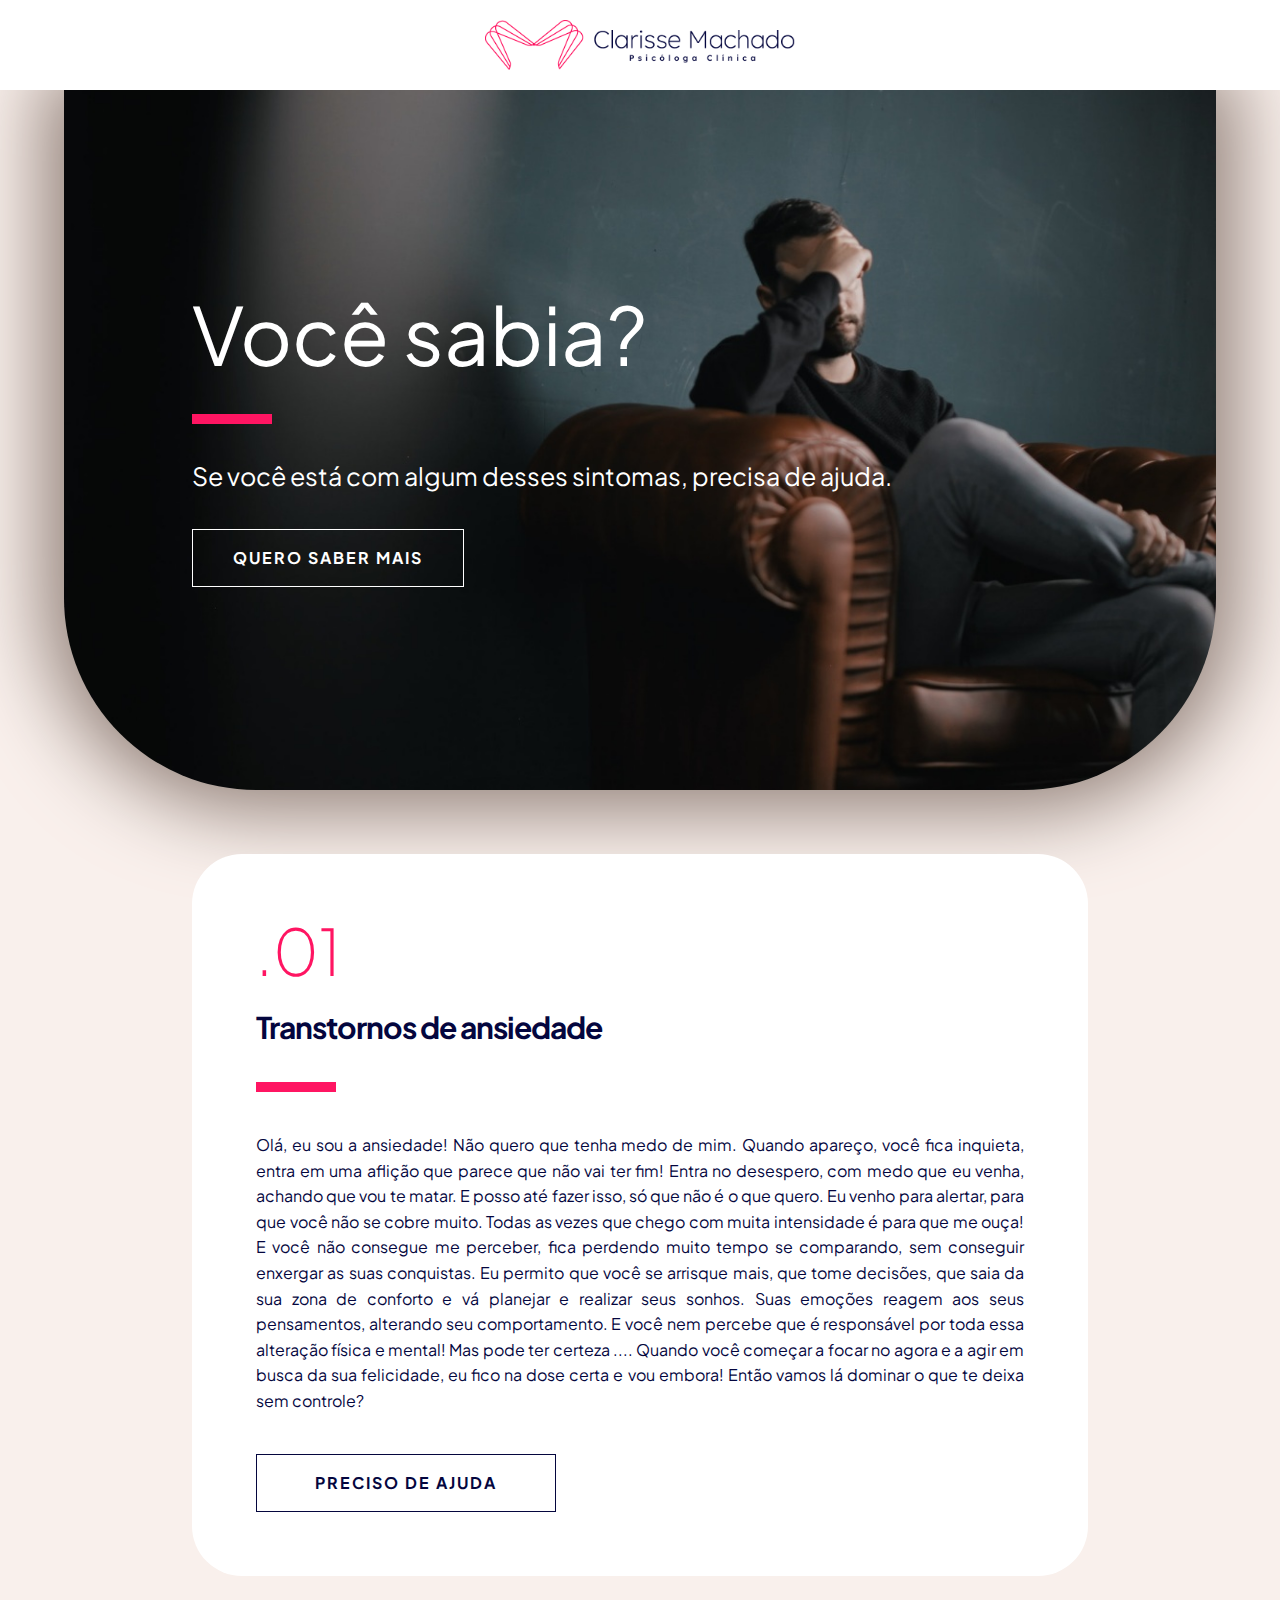
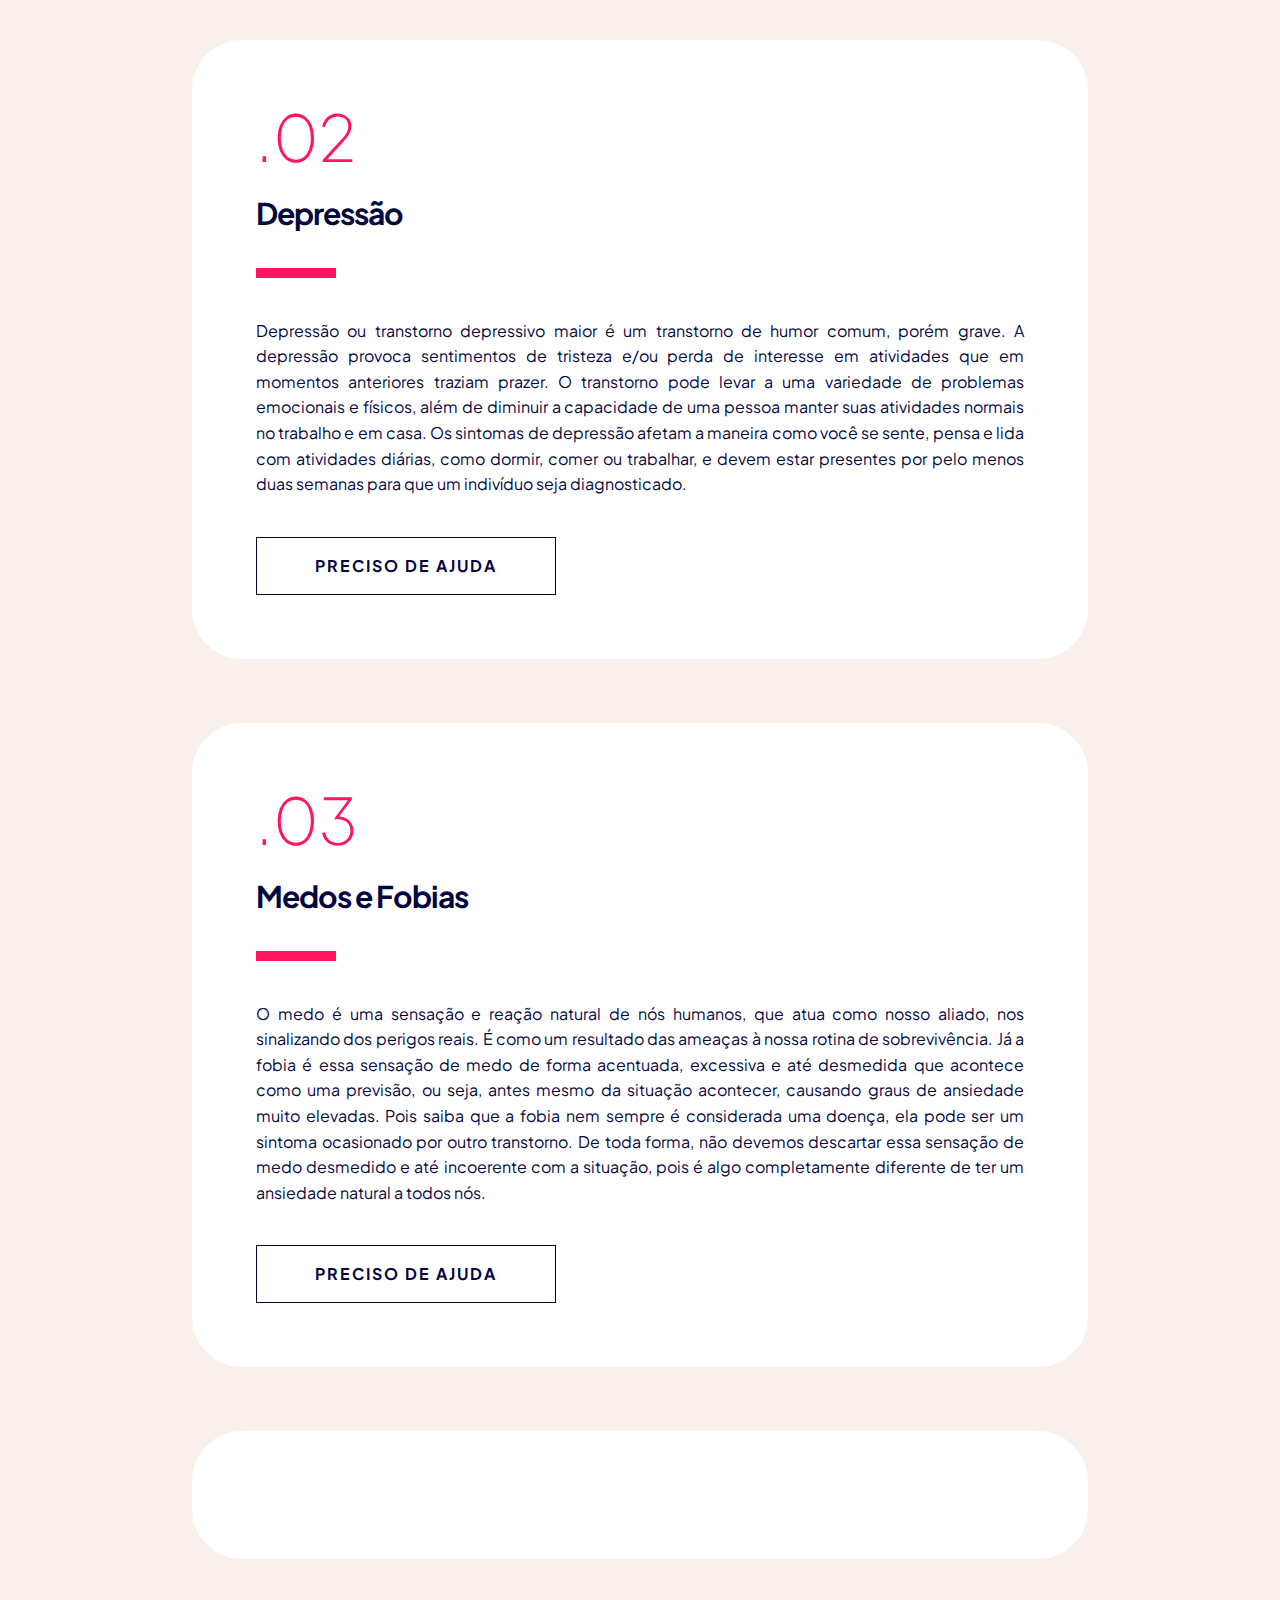
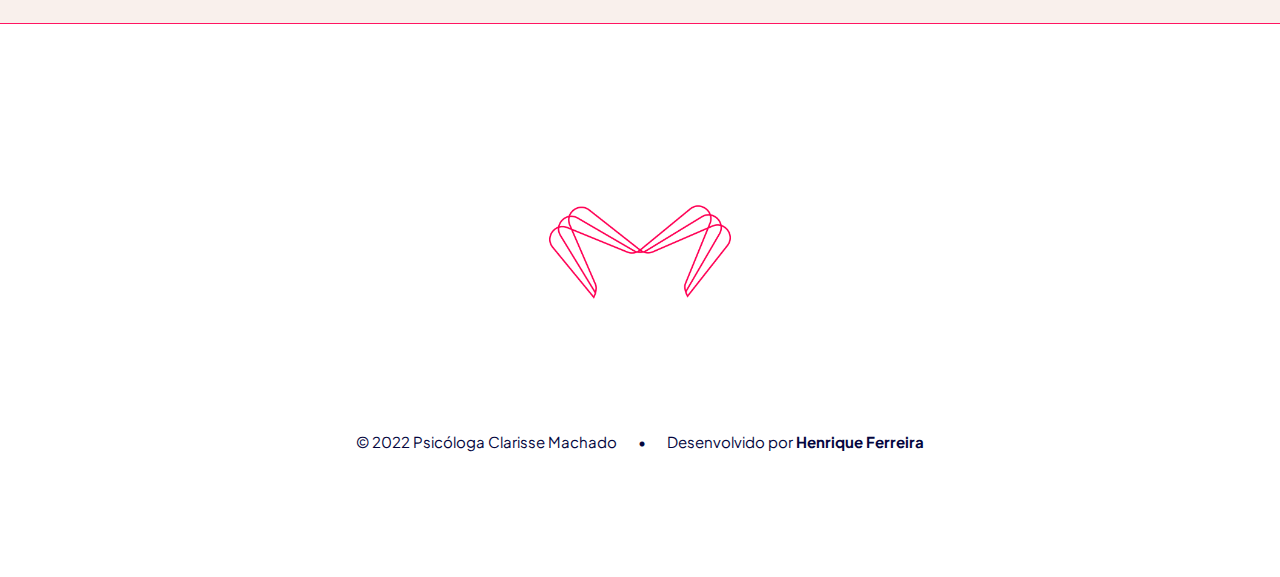
<file: index.html>
<!DOCTYPE html>
<html lang="pt-br">
  <head>
    <title>Você sabia? | Psicóloga Clarisse Machado</title>
    <meta charset="UTF-8" />
    <meta name="viewport" content="width=device-width, initial-scale=1" />

    <!-- icones -->
    <link rel="shortcut icon" href="./images/icone-logo.png"> <!-- 17x17 pixels -->
    <link rel="apple-touch-icon" href="./images/icone-logo.png">
    <link rel="apple-touch-icon" href="./images/icone-logo.png">
    <link rel="apple-touch-icon" href="./images/icone-logo.png">
    <!-- RESET -->
    <link rel="stylesheet" type="text/css" href="./css/reset.css" />
    <link rel="stylesheet" type="text/css" href="./css/reset-meyer.css" />
    <!-- GOOGLE FONTS -->
    <link rel="preconnect" href="https://fonts.googleapis.com" />
    <link rel="preconnect" href="https://fonts.gstatic.com" crossorigin />
    <link href="https://fonts.googleapis.com/css2?family=Plus+Jakarta+Sans:ital,wght@0,200;0,300;0,400;0,500;0,600;0,700;0,800;1,200;1,300;1,400;1,500;1,600;1,700;1,800&display=swap" rel="stylesheet" />
    <!-- ESTILOS -->
    <link rel="stylesheet" type="text/css" href="./css/layout.css" />
    <link rel="stylesheet" type="text/css" href="./css/header.css" />
    <link rel="stylesheet" type="text/css" href="./css/landing.css" />
  </head>
  <body id="post">
    <header>
      <div class="logo">
        <a href="inicio.html">
          <img src="./images/logo-psi-clarisse.png" />
        </a>
      </div>
    </header>
    <section id="banner-landing">
      <div class="centrar">
        <h1>Você sabia?</h1>
        <hr />
        <h4>Se você está com algum desses sintomas, precisa de ajuda.</h4>
        <a class="botao botao-landing" href="#primeiro">Quero saber mais</a>
      </div>
    </section>
    <section id="primeiro" class="itens">
      <div class="item container">
        <div class="area">
          <span>.01</span>
          <h3>Transtornos de ansiedade</h3>
          <hr>
        </div>
        <p> Olá, eu sou a ansiedade! Não quero que tenha medo de mim. Quando apareço, você fica inquieta, entra em uma aflição que parece que não vai ter fim! Entra no desespero, com medo que eu venha, achando que vou te matar. E posso até fazer isso, só que não é o que quero. Eu venho para alertar, para que você não se cobre muito. Todas as vezes que chego com muita intensidade é para que me ouça! E você não consegue me perceber, fica perdendo muito tempo se comparando, sem conseguir enxergar as suas conquistas. Eu permito que você se arrisque mais, que tome decisões, que saia da sua zona de conforto e vá planejar e realizar seus sonhos. Suas emoções reagem aos seus pensamentos, alterando seu comportamento. E você nem percebe que é responsável por toda essa alteração física e mental! Mas pode ter certeza .... Quando você começar a focar no agora e a agir em busca da sua felicidade, eu fico na dose certa e vou embora! Então vamos lá dominar o que te deixa sem controle? </p>
        <a class="botao botao-landing acao" href="#ajuda">Preciso de ajuda</a>
      </div>
    </section>
    <section class="itens">
      <div class="item container">
        <div class="area">
          <span>.02</span>
          <h3>Depressão</h3>
          <hr>
        </div>
        <p> Depressão ou transtorno depressivo maior é um transtorno de humor comum, porém grave. A depressão provoca sentimentos de tristeza e/ou perda de interesse em atividades que em momentos anteriores traziam prazer. O transtorno pode levar a uma variedade de problemas emocionais e físicos, além de diminuir a capacidade de uma pessoa manter suas atividades normais no trabalho e em casa. Os sintomas de depressão afetam a maneira como você se sente, pensa e lida com atividades diárias, como dormir, comer ou trabalhar, e devem estar presentes por pelo menos duas semanas para que um indivíduo seja diagnosticado. </p>
        <a class="botao botao-landing acao" href="#ajuda">Preciso de ajuda</a>
      </div>
    </section>
    <section class="itens">
      <div class="item container">
        <div class="area">
          <span>.03</span>
          <h3>Medos e Fobias </h3>
          <hr>
        </div>
        <p> O medo é uma sensação e reação natural de nós humanos, que atua como nosso aliado, nos sinalizando dos perigos reais. É como um resultado das ameaças à nossa rotina de sobrevivência. Já a fobia é essa sensação de medo de forma acentuada, excessiva e até desmedida que acontece como uma previsão, ou seja, antes mesmo da situação acontecer, causando graus de ansiedade muito elevadas. Pois saiba que a fobia nem sempre é considerada uma doença, ela pode ser um sintoma ocasionado por outro transtorno. De toda forma, não devemos descartar essa sensação de medo desmedido e até incoerente com a situação, pois é algo completamente diferente de ter um ansiedade natural a todos nós. </p>
        <a class="botao botao-landing acao" href="#ajuda">Preciso de ajuda</a>

      </div>
    </section>
    <section id="ajuda">
      <div class="item container">
        <script src="https://www.cognitoforms.com/f/seamless.js" data-key="aqiPB1vxhkaqKNyzRWSDdA" data-form="2"></script>
      </div>
    </section>
    <footer>
      <div class="container">
        <div class="titulo">
          <a href="inicio.html">
            <img width="200" src="./images/icone-logo.png" />
          </a>
          <hr />
        </div>
      </div>
      <p>© 2022 Psicóloga Clarisse Machado   •   Desenvolvido por <strong> Henrique Ferreira</strong>
      </p>
    </footer>
  </body>
</html>
</file>
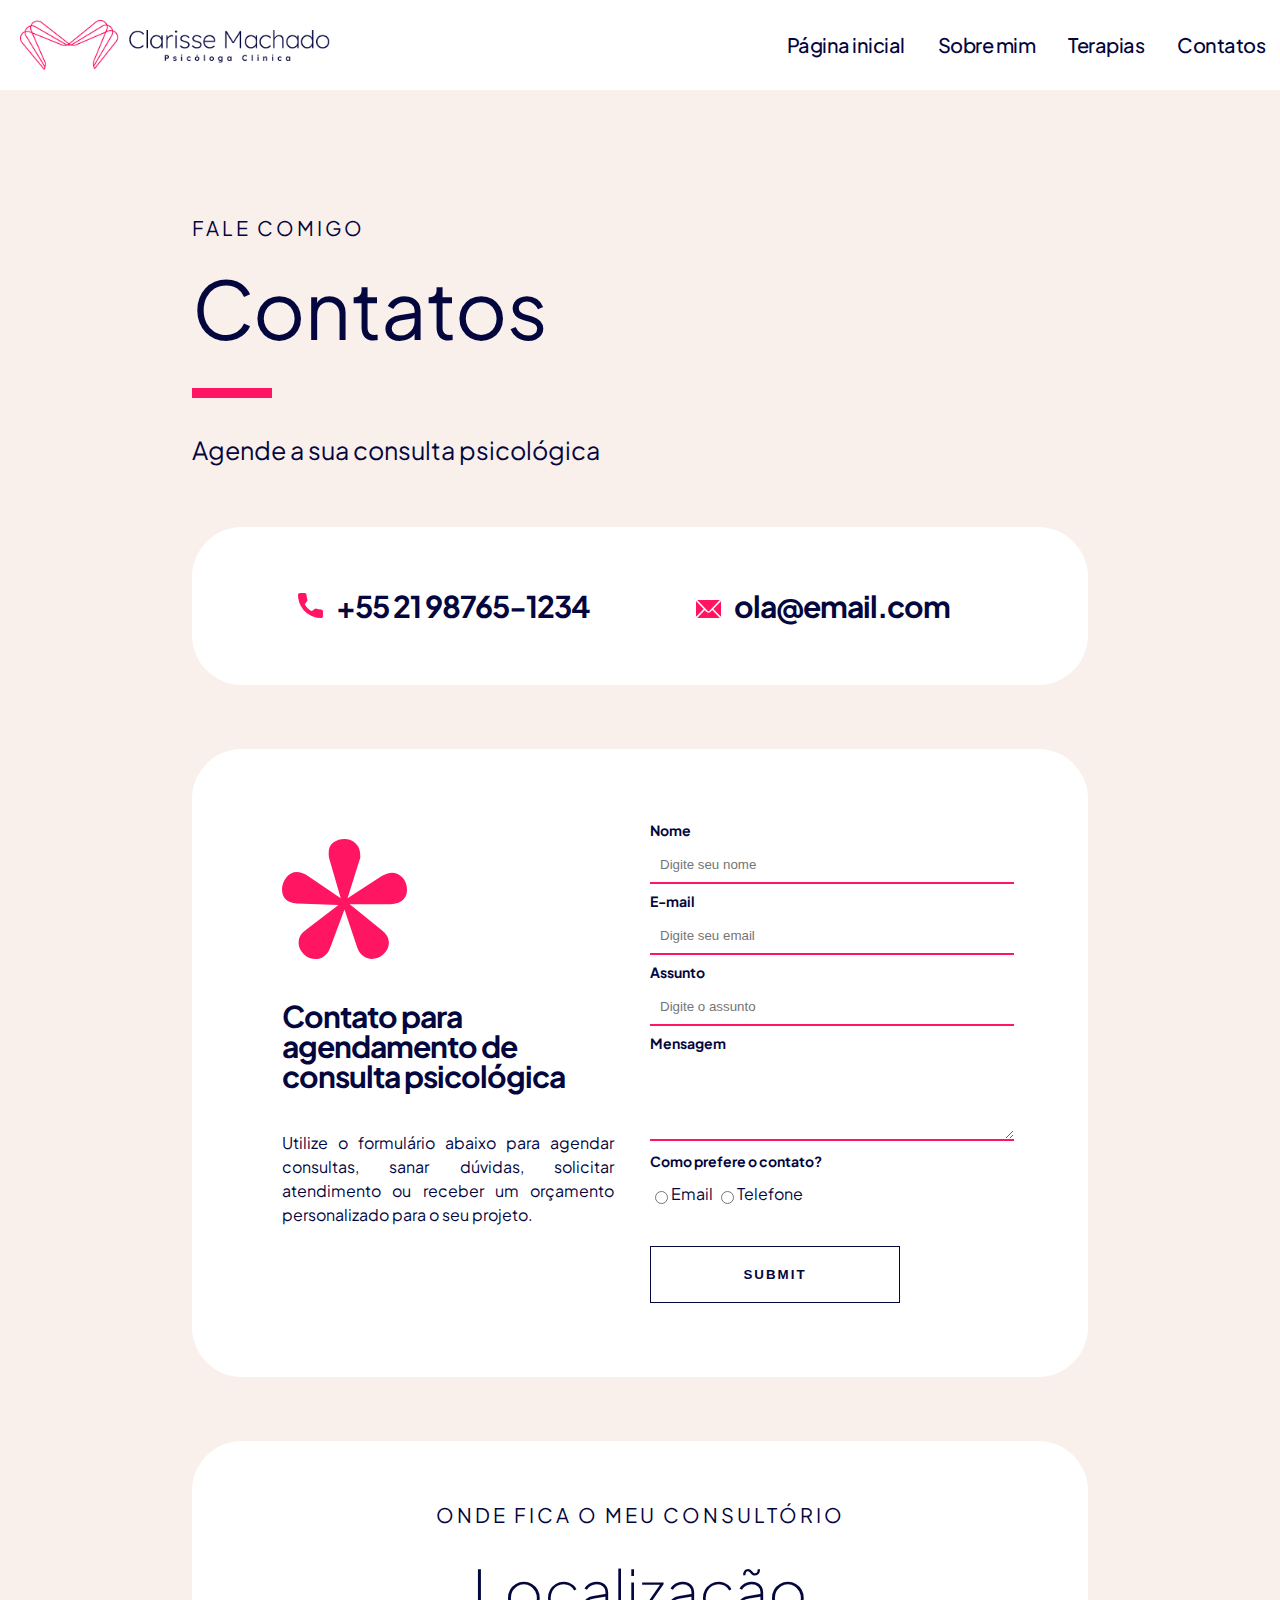
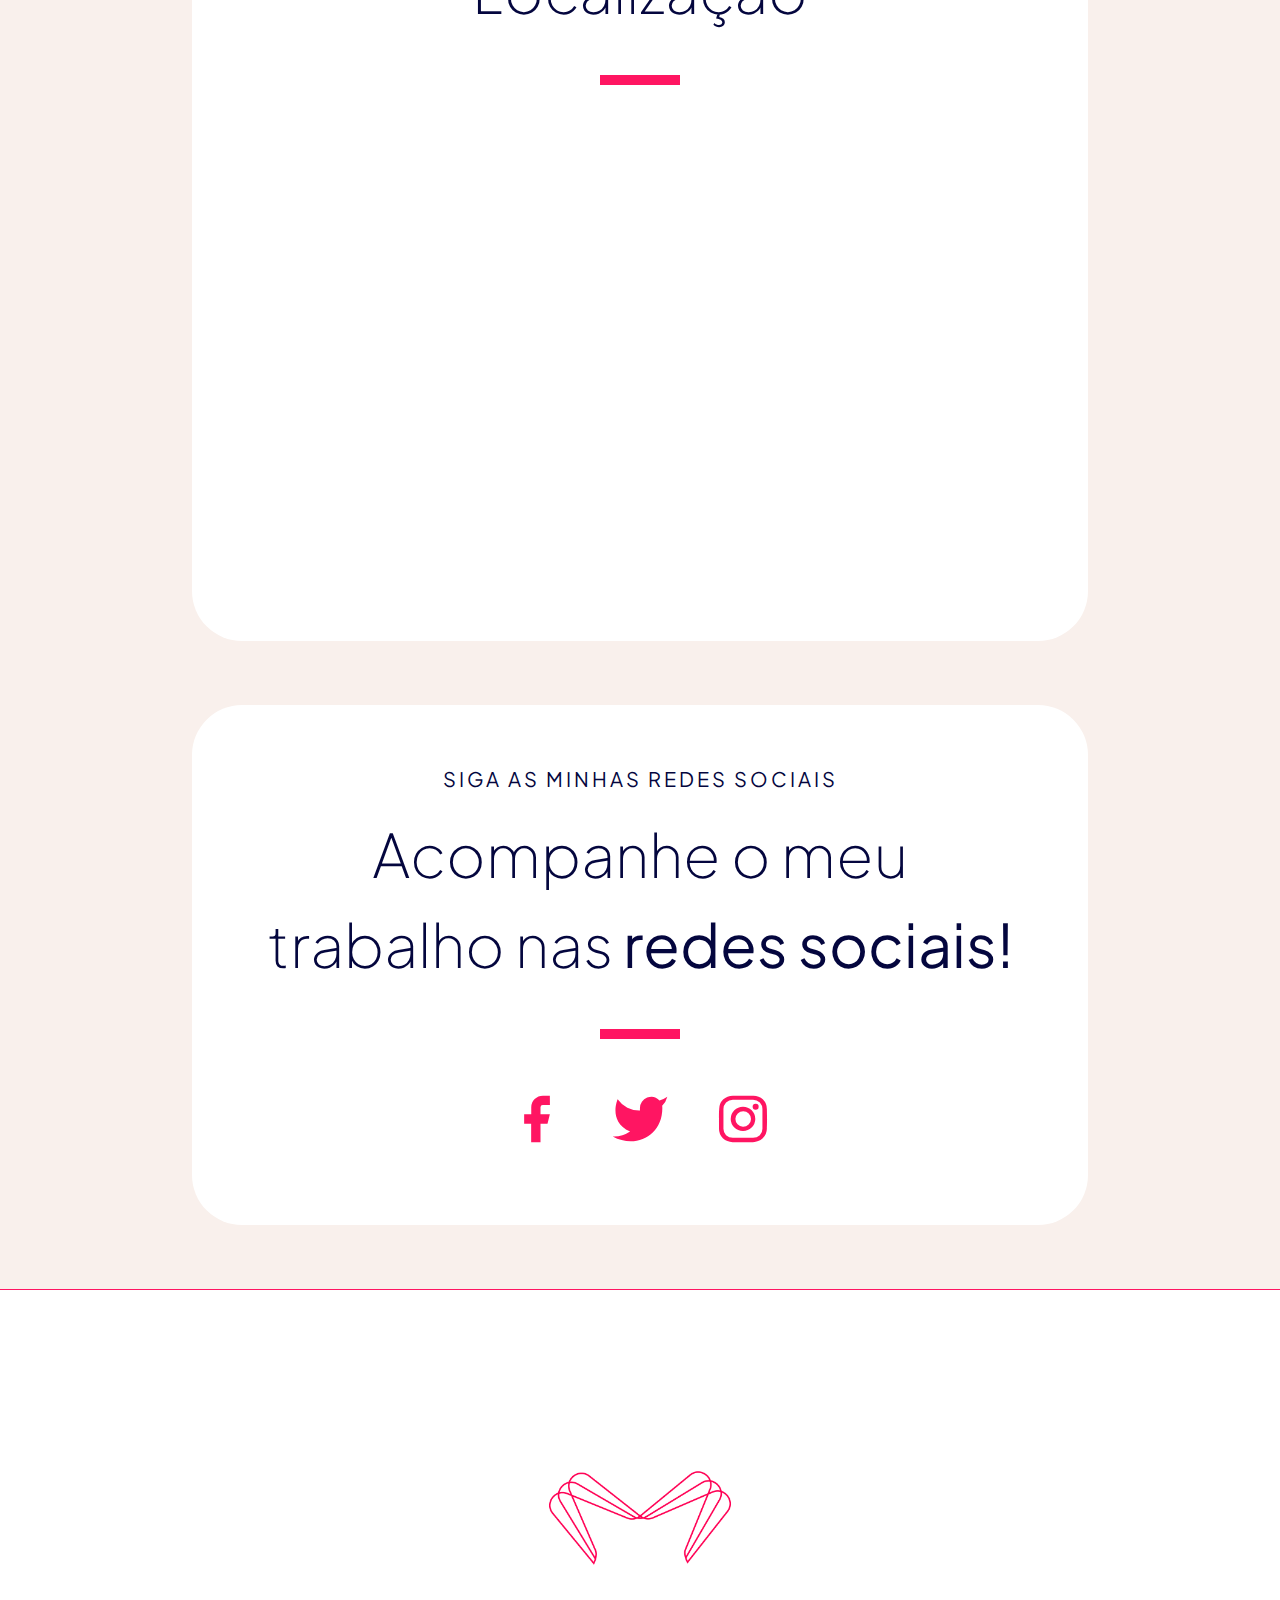
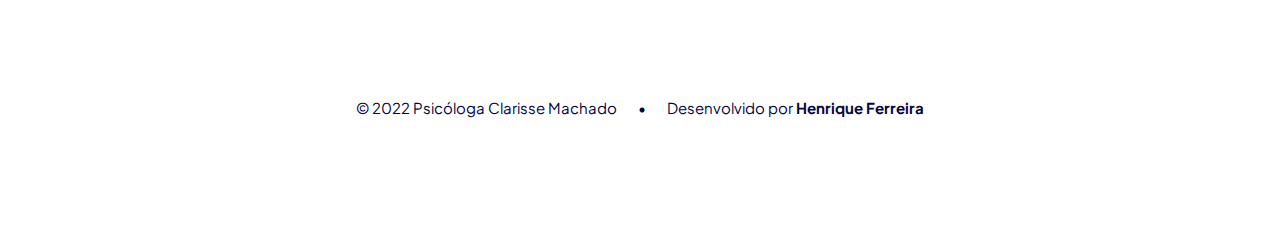
<file: contatos.html>
<!DOCTYPE html>
<html lang="pt-br">
  <head>
    <title>Contatos | Psicóloga Clarisse Machado</title>
    <meta charset="UTF-8" />
    <meta name="viewport" content="width=device-width, initial-scale=1" />
    <!-- RESET -->
    <link rel="stylesheet" type="text/css" href="./css/reset.css" />
    <link rel="stylesheet" type="text/css" href="./css/reset-meyer.css" />
    <!-- GOOGLE FONTS -->
    <link rel="preconnect" href="https://fonts.googleapis.com" />
    <link rel="preconnect" href="https://fonts.gstatic.com" crossorigin />
    <link href="https://fonts.googleapis.com/css2?family=Plus+Jakarta+Sans:ital,wght@0,200;0,300;0,400;0,500;0,600;0,700;0,800;1,200;1,300;1,400;1,500;1,600;1,700;1,800&display=swap" rel="stylesheet" />
    <!-- ESTILOS -->
    <link rel="stylesheet" type="text/css" href="./css/layout.css" />
    <link rel="stylesheet" type="text/css" href="./css/header.css" />
  </head>
  <body id="contatos">
    <header>
      <div class="logo">
        <a href="inicio.html">
          <img src="./images/logo-psi-clarisse.png">
        </a>
      </div>
      <nav>
        <ul class="navegacao">
          <li>
            <a href="inicio.html">Página inicial</a>
          </li>
          <li>
            <a href="sobre-mim.html">Sobre mim</a>
          </li>
          <li>
            <a href="terapias.html">Terapias</a>
          </li>
          <li>
            <a href="contatos.html">Contatos</a>
          </li>
        </ul>
      </nav>
    </header>
    <section id="topo" style="">
      <div class="container">
        <div class="b1">
          <h5>Fale comigo</h5>
          <h1>Contatos</h1>
          <hr>
          <h4>Agende a sua consulta psicológica</h4>
        </div>
      </div>
    </section>
    <section id="atuacao">
      <div class="container" id="tel-email">
        <div class="telefone">
          <img width="25" src="./images/tel.svg">
          <h3>+55 21 98765-1234</h3>
        </div>
        <div class="email">
          <img width="25" src="./images/email.svg">
          <h3>ola@email.com</h3>
        </div>
      </div>
      <div id="formulario" class="container">
        <div class="cx1">
          <img width="125" src="./images/form.svg">
          <h3>Contato para agendamento de consulta psicológica</h3>
          <p> Utilize o formulário abaixo para agendar consultas, sanar dúvidas, solicitar atendimento ou receber um orçamento personalizado para o seu projeto.</p>
        </div>
        <div class="cx2">
          <form method="post">
            <div>
              <label for="nome">Nome</label>
              <input type="text" name="nome" id="nome" placeholder="Digite seu nome">
            </div>
            <div>
              <label for="email">E-mail</label>
              <input type="email" name="email" id="email" placeholder="Digite seu email">
            </div>
            <div>
              <label for="assunto">Assunto</label>
              <input type="text" name="assunto" id="assunto" placeholder="Digite o assunto">
            </div>
            <div>
              <label for="mensagem">Mensagem</label>
              <textarea name="mensagem" id="mensagem" rows="5"></textarea>
            </div>
            <div>
              <p>
                <label>Como prefere o contato?</label>
                <input type="radio" name="email" value="email">Email <input type="radio" name="telefone" value="telefone">Telefone
              </p>
            </div>
            <div>
              <input type="submit">
            </div>
          </form>
        </div>
      </div>
      <div id="mapa" class="container">
        <div class="titulo">
          <h5>Onde fica o meu consultório </h5>
          <h2>Localização </h2>
          <hr>
        </div>
        <iframe src="https://www.google.com/maps/embed?pb=!1m18!1m12!1m3!1d27524866.200293243!2d-9.217640450000008!3d32.6336485!2m3!1f0!2f0!3f0!3m2!1i1024!2i768!4f13.1!3m3!1m2!1s0x12d341efd49724c1%3A0x43cb4719a4dcfd92!2sStark%20Industries!5e0!3m2!1spt-PT!2spt!4v1662585067719!5m2!1spt-PT!2spt" width="600" height="450" style="border:0;" allowfullscreen="" loading="lazy" referrerpolicy="no-referrer-when-downgrade"></iframe>
      </div>
    </section>
    <section id="chamada">
      <div class="container">
        <div class="titulo redes">
          <h5>Siga as minhas redes sociais</h5>
          <h2>Acompanhe o meu trabalho nas <strong>redes sociais!</strong>
          </h2>
          <hr>
          <a target="_blank" href="http://facebook.com/">
            <img width="60" src="./images/facebook.svg">
          </a>
          <a target="_blank" href="http://twitter.com/">
            <img width="60" src="./images/twitter.svg">
          </a>
          <a target="_blank" href="http://instagram.com/">
            <img width="60" src="./images/instagram.svg">
          </a>
        </div>
      </div>
    </section>
    <footer>
      <div class="container">
        <div class="titulo">
          <a href="inicio.html">
            <img width="200" src="./images/icone-logo.png">
          </a>
          <hr>
        </div>
      </div>
      <p>© 2022 Psicóloga Clarisse Machado   •   Desenvolvido por <strong> Henrique Ferreira</strong>
      </p>
    </footer>
  </body>
</html>
</file>
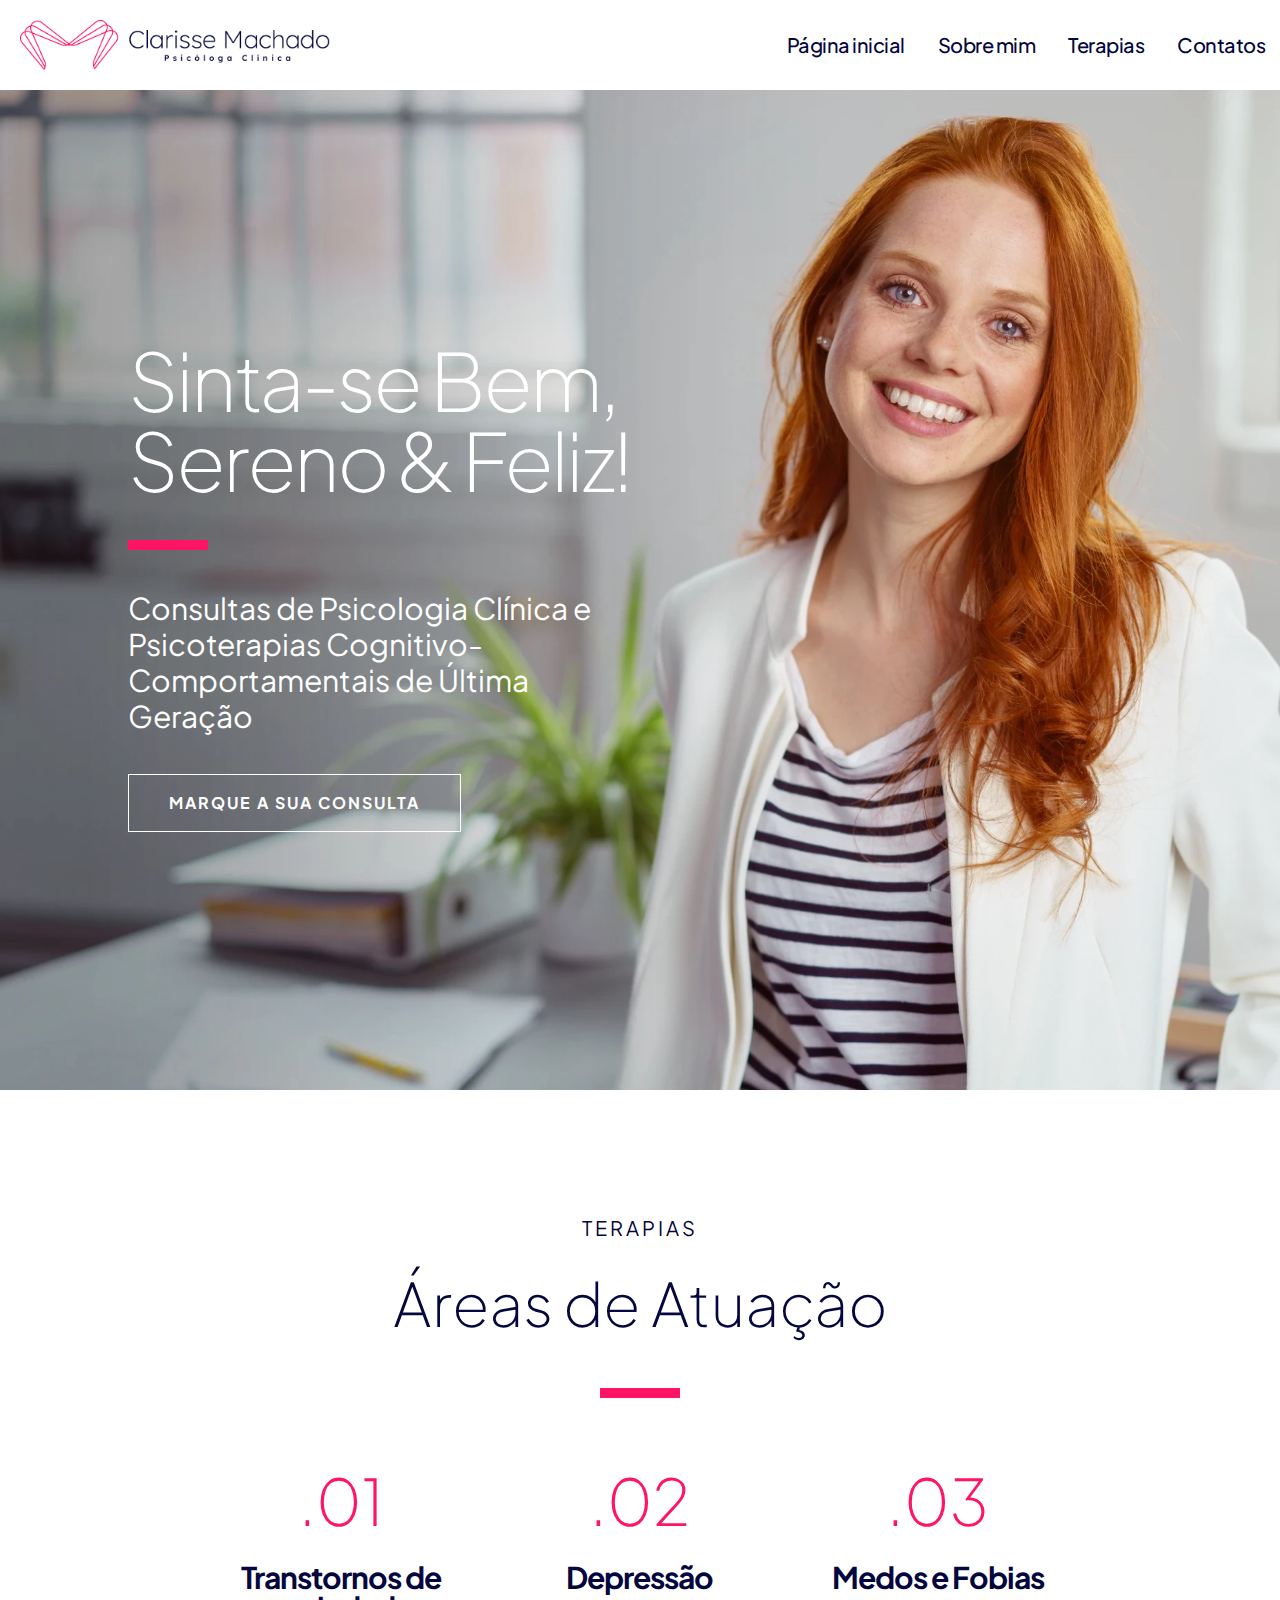
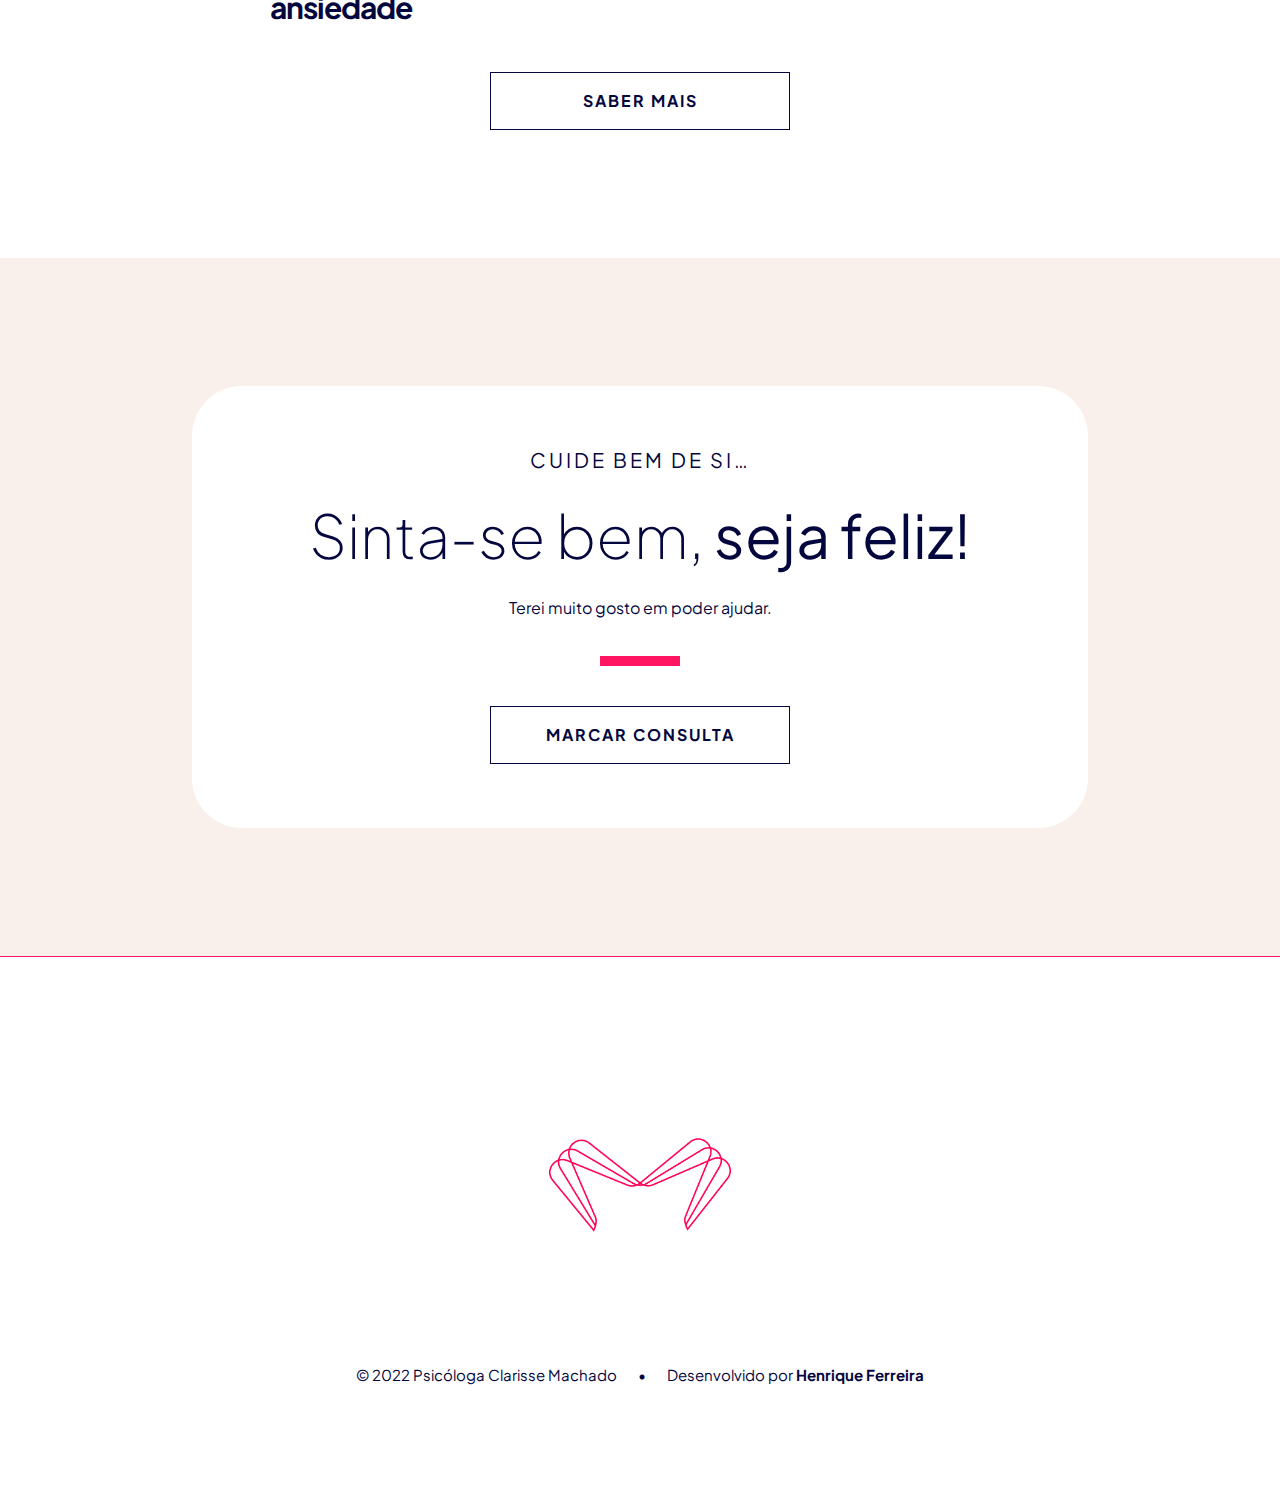
<file: inicio.html>
<!DOCTYPE html>
<html lang="pt-br">
  <head>
    <title>Página Inicial | Psicóloga Clarisse Machado</title>
    <meta charset="UTF-8">
    <meta name="viewport" content="width=device-width, initial-scale=1">
    <!-- RESET -->
    <link rel="stylesheet" type="text/css" href="./css/reset.css">
    <link rel="stylesheet" type="text/css" href="./css/reset-meyer.css">
    <!-- GOOGLE FONTS -->
    <link rel="preconnect" href="https://fonts.googleapis.com">
    <link rel="preconnect" href="https://fonts.gstatic.com" crossorigin>
    <link href="https://fonts.googleapis.com/css2?family=Plus+Jakarta+Sans:ital,wght@0,200;0,300;0,400;0,500;0,600;0,700;0,800;1,200;1,300;1,400;1,500;1,600;1,700;1,800&display=swap" rel="stylesheet">
    <!-- ESTILOS -->
    <link rel="stylesheet" type="text/css" href="./css/layout.css">
    <link rel="stylesheet" type="text/css" href="./css/header.css">
  </head>
  <body id="inicio">
    <header>
      <div class="logo">
        <a href="inicio.html">
          <img src="./images/logo-psi-clarisse.png">
        </a>
      </div>
      <nav>
        <ul class="navegacao">
          <li>
            <a href="inicio.html">Página inicial</a>
          </li>
          <li>
            <a href="sobre-mim.html">Sobre mim</a>
          </li>
          <li>
            <a href="terapias.html">Terapias</a>
          </li>
          <li>
            <a href="contatos.html">Contatos</a>
          </li>
        </ul>
      </nav>
    </header>
    <section id="banner">
      <div class="banner-coluna1">
        <h1>Sinta-se Bem, <br>Sereno &amp; Feliz! </h1>
        <hr>
        <h4>Consultas de Psicologia Clínica e Psicoterapias Cognitivo-Comportamentais de Última Geração</h4>
        <a class="botao botao-banner" href="contatos.html"> Marque a sua consulta </a>
      </div>
      <div class="banner-coluna2">
        <img src="./images/imagem-topo.webp">
      </div>
    </section>
    <section id="areas">
      <div class="titulo">
        <h5>Terapias </h5>
        <h2>Áreas de Atuação </h2>
        <hr>
      </div>
      <div class="container">
        <div class="caixa-area">
          <div class="area">
            <span>.01</span>
            <h3>Transtornos de ansiedade </h3>
          </div>
          <div class="area">
            <span>.02</span>
            <h3>Depressão </h3>
          </div>
          <div class="area">
            <span>.03</span>
            <h3>Medos e Fobias </h3>
          </div>
        </div>
        <div class="areas-acao">
          <a class="botao" href="terapias.html"> Saber mais </a>
        </div>
      </div>
    </section>
    <section id="chamada">
      <div class="container">
        <div class="titulo">
          <h5>Cuide bem de si… </h5>
          <h2>Sinta-se bem, <strong>seja feliz!</strong>
          </h2>
          <p>Terei muito gosto em poder ajudar. </p>
          <hr>
        </div>
        <div class="areas-acao">
          <a class="botao" href="contatos.html">Marcar consulta</a>
        </div>
      </div>
    </section>
    <footer>
      <div class="container">
        <div class="titulo">
          <a href="inicio.html">
            <img width="200" src="./images/icone-logo.png">
          </a>
          <hr>
        </div>
      </div>
      <p>© 2022 Psicóloga Clarisse Machado   •   Desenvolvido por <strong> Henrique Ferreira</strong>
      </p>
    </footer>
  </body>
</html>
</file>
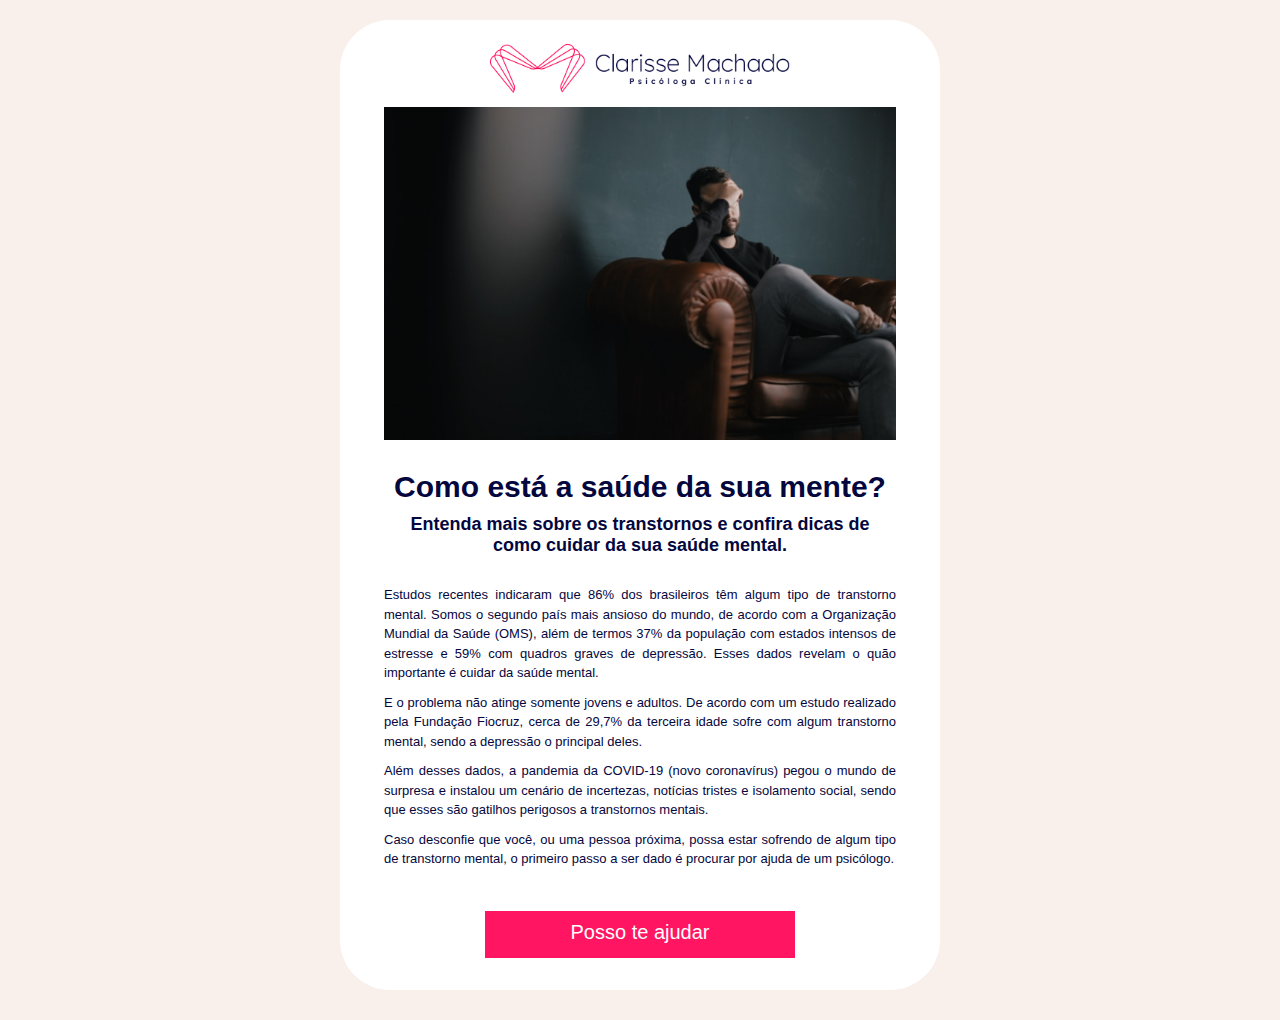
<file: newsletter.html>
<!DOCTYPE html>
<html lang="pt-br">
  <head>
    <meta charset="UTF-8">
    <meta http-equiv="X-UA-Compatible" content="IE=edge">
    <meta name="viewport" content="width=device-width, initial-scale=1.0">
    <title>Newsletter | Psicóloga Clarisse Machado</title>
    <style>
      * {
        margin: 0 0 10px;
        padding: 0;
        border: 0 none;
      }

      html {
        font-size: 62.5%;
      }

      img {
        max-width: 100%;
        height: auto;
      }

      p {
        color: #04063e;
        font-size: 13px;
        line-height: 1.5;
        text-align: justify;
      }

      @media (max-width: 600px) {
        table {
          width: 100% !important;
          min-width: 320px;
        }

        h1 {
          font-size: 1.rem;
        }
      }
    </style>
  </head>
  <body style="background-color: #f9f0ec;">
    <table style="border-radius:50px; background:#fff; width: 600px; margin: 20px auto; font-family: sans-serif;">
      <tr>
        <td style="width: 0px; height: 20px;"></td>
      </tr>
      <tr>
        <td style="width: 20px;"></td>
        <td style=" text-align: center; ">
          <a href="#">
            <img src="./images/logo-psi-clarisse.png" width="300" />
          </a>
        </td>
        <td style="width: 20px;"></td>
      </tr>
      <tr>
        <td style="width: 20px;"></td>
        <td>
          <div style="padding: 0 20px 20px;">
            <a href="#">
              <img style="border: 0; display: block; margin-bottom: 10px;" src="./images/topo-newsletter.jpg" alt="Aprenda a criar o site de seu negócio">
            </a>
            <p style="padding: 0; margin: 0; ">&MediumSpace;</p>
            <h1 style="color: #04063e; text-align: center; font-size: 30px;">Como está a saúde da sua mente? </h1>
            <h3 style="color: #04063e; text-align: center; font-size: 18px;">Entenda mais sobre os transtornos e confira dicas de como cuidar da sua saúde mental.</h3>
            <p style="padding: 0; margin: 0; ">&MediumSpace;</p>
            <p>Estudos recentes indicaram que&nbsp;86% dos brasileiros&nbsp;t&ecirc;m algum tipo de transtorno mental. Somos o segundo pa&iacute;s mais ansioso do mundo, de acordo com a Organiza&ccedil;&atilde;o Mundial da Sa&uacute;de (OMS), al&eacute;m de termos 37% da popula&ccedil;&atilde;o com estados intensos de estresse e 59% com quadros graves de depress&atilde;o. Esses dados revelam o qu&atilde;o importante &eacute; cuidar da sa&uacute;de mental.</p>
            <p>E o problema n&atilde;o atinge somente jovens e adultos. De acordo com um&nbsp;estudo realizado pela Funda&ccedil;&atilde;o Fiocruz, cerca de 29,7% da terceira idade sofre com algum transtorno mental, sendo a depress&atilde;o o principal deles.</p>
            <p>Al&eacute;m desses dados, a pandemia da COVID-19 (novo coronav&iacute;rus) pegou o mundo de surpresa e instalou um cen&aacute;rio de incertezas, not&iacute;cias tristes e isolamento social, sendo que esses s&atilde;o gatilhos perigosos a transtornos mentais.</p>
            <p>Caso desconfie que você, ou uma pessoa próxima, possa estar sofrendo de algum tipo de transtorno mental, o primeiro passo a ser dado é procurar por ajuda de um psicólogo.</p>
          </div>
        </td>
        <td style="width: 20px;"></td>
      </tr>
      <tr>
        <td colspan="3">
          <span style="background-color: #ff1562; display: block; padding: 10px 5px 7px; margin: 0 auto;  width: 300px; height: 30px; text-align: center;  margin-bottom: 30px; border-radius: 0px; color: #fff;">
            <a style="font-size: 20px; text-decoration: none; color: #fff;" href="#">Posso te ajudar</a>
          </span>
        </td>
      </tr>
    </table>
  </body>
</html>
</file>
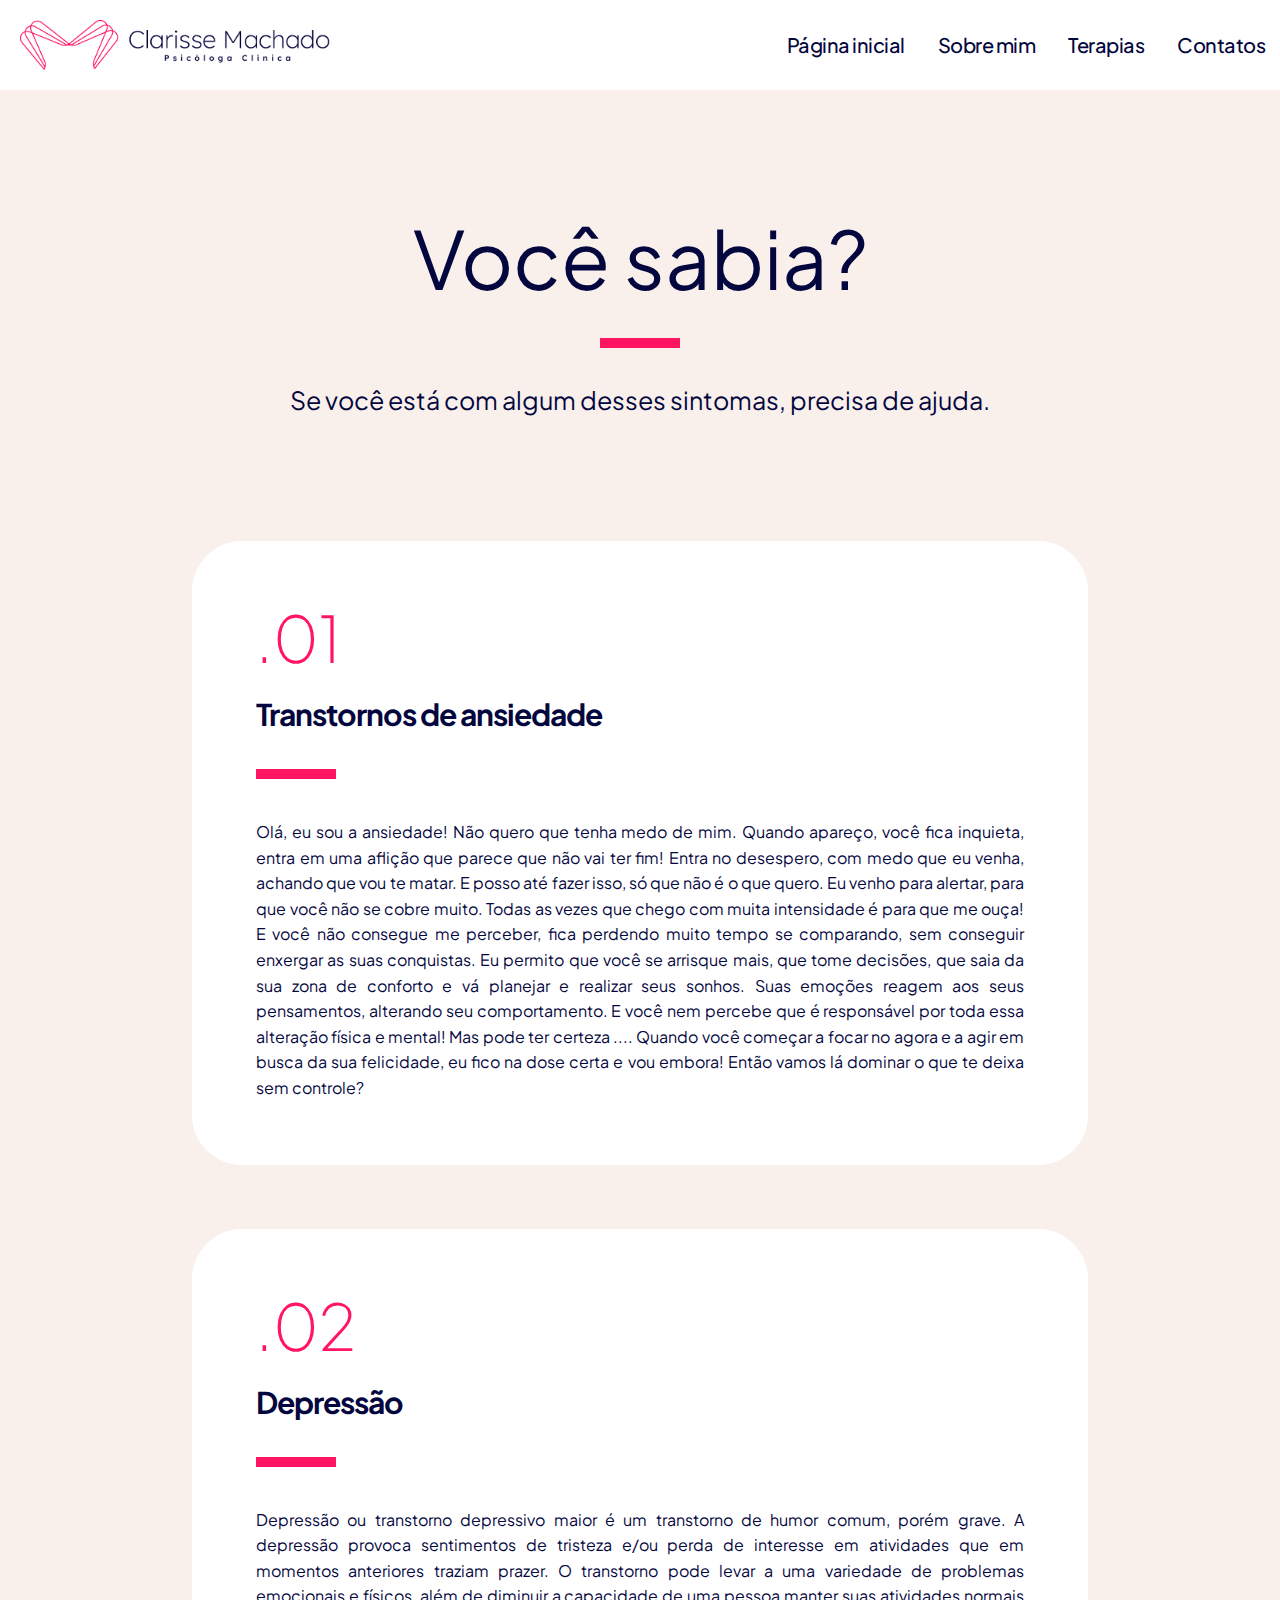
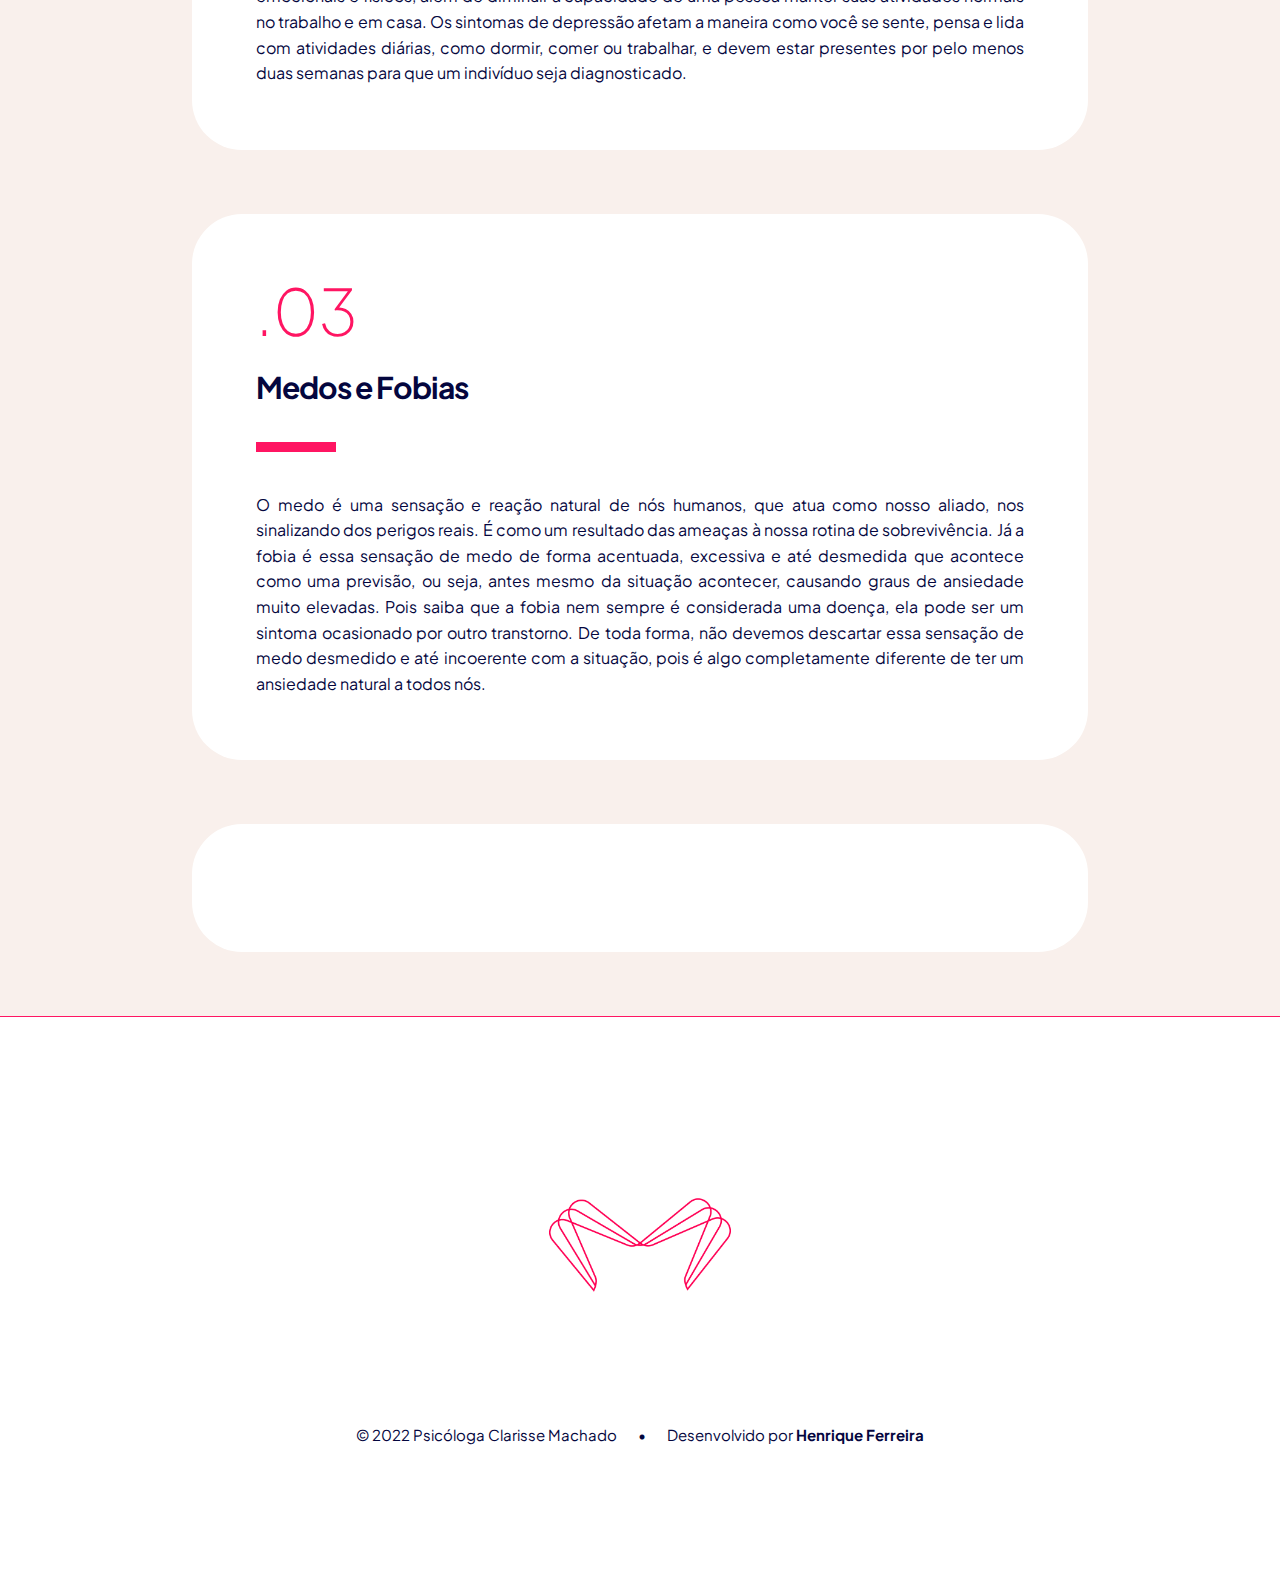
<file: post.html>
<!DOCTYPE html>
<html lang="pt-br">
  <head>
    <title>Você sabia? | Psicóloga Clarisse Machado</title>
    <meta charset="UTF-8" />
    <meta name="viewport" content="width=device-width, initial-scale=1" />
    <!-- RESET -->
    <link rel="stylesheet" type="text/css" href="./css/reset.css" />
    <link rel="stylesheet" type="text/css" href="./css/reset-meyer.css" />
    <!-- GOOGLE FONTS -->
    <link rel="preconnect" href="https://fonts.googleapis.com" />
    <link rel="preconnect" href="https://fonts.gstatic.com" crossorigin />
    <link href="https://fonts.googleapis.com/css2?family=Plus+Jakarta+Sans:ital,wght@0,200;0,300;0,400;0,500;0,600;0,700;0,800;1,200;1,300;1,400;1,500;1,600;1,700;1,800&display=swap" rel="stylesheet" />
    <!-- ESTILOS -->
    <link rel="stylesheet" type="text/css" href="./css/layout.css" />
    <link rel="stylesheet" type="text/css" href="./css/header.css" />
    <link rel="stylesheet" type="text/css" href="./css/post.css" />
  </head>
  <body id="post">
    <header>
      <div class="logo">
        <a href="inicio.html">
          <img src="./images/logo-psi-clarisse.png" />
        </a>
      </div>
      <nav>
        <ul class="navegacao">
          <li>
            <a href="inicio.html">Página inicial</a>
          </li>
          <li>
            <a href="sobre-mim.html">Sobre mim</a>
          </li>
          <li>
            <a href="terapias.html">Terapias</a>
          </li>
          <li>
            <a href="contatos.html">Contatos</a>
          </li>
        </ul>
      </nav>
    </header>
    <section id="topo">
      <div class="container centrar">
        <h1>Você sabia?</h1>
        <hr />
        <h4>Se você está com algum desses sintomas, precisa de ajuda.</h4>
      </div>
    </section>
    <section class="itens">
      <div class="item container">
        <div class="area">
          <span>.01</span>
          <h3>Transtornos de ansiedade</h3>
          <hr>
        </div>
        <p> Olá, eu sou a ansiedade! Não quero que tenha medo de mim. Quando apareço, você fica inquieta, entra em uma aflição que parece que não vai ter fim! Entra no desespero, com medo que eu venha, achando que vou te matar. E posso até fazer isso, só que não é o que quero. Eu venho para alertar, para que você não se cobre muito. Todas as vezes que chego com muita intensidade é para que me ouça! E você não consegue me perceber, fica perdendo muito tempo se comparando, sem conseguir enxergar as suas conquistas. Eu permito que você se arrisque mais, que tome decisões, que saia da sua zona de conforto e vá planejar e realizar seus sonhos. Suas emoções reagem aos seus pensamentos, alterando seu comportamento. E você nem percebe que é responsável por toda essa alteração física e mental! Mas pode ter certeza .... Quando você começar a focar no agora e a agir em busca da sua felicidade, eu fico na dose certa e vou embora! Então vamos lá dominar o que te deixa sem controle? </p>
      </div>
    </section>
    <section class="itens">
      <div class="item container">
        <div class="area">
          <span>.02</span>
          <h3>Depressão</h3>
          <hr>
        </div>
        <p> Depressão ou transtorno depressivo maior é um transtorno de humor comum, porém grave. A depressão provoca sentimentos de tristeza e/ou perda de interesse em atividades que em momentos anteriores traziam prazer. O transtorno pode levar a uma variedade de problemas emocionais e físicos, além de diminuir a capacidade de uma pessoa manter suas atividades normais no trabalho e em casa. Os sintomas de depressão afetam a maneira como você se sente, pensa e lida com atividades diárias, como dormir, comer ou trabalhar, e devem estar presentes por pelo menos duas semanas para que um indivíduo seja diagnosticado. </p>
      </div>
    </section>
    <section class="itens">
      <div class="item container">
        <div class="area">
          <span>.03</span>
          <h3>Medos e Fobias </h3>
          <hr>
        </div>
        <p> O medo é uma sensação e reação natural de nós humanos, que atua como nosso aliado, nos sinalizando dos perigos reais. É como um resultado das ameaças à nossa rotina de sobrevivência. Já a fobia é essa sensação de medo de forma acentuada, excessiva e até desmedida que acontece como uma previsão, ou seja, antes mesmo da situação acontecer, causando graus de ansiedade muito elevadas. Pois saiba que a fobia nem sempre é considerada uma doença, ela pode ser um sintoma ocasionado por outro transtorno. De toda forma, não devemos descartar essa sensação de medo desmedido e até incoerente com a situação, pois é algo completamente diferente de ter um ansiedade natural a todos nós. </p>
      </div>
    </section>
    <section id="interesse">
      <div class="item container">
        <script src="https://www.cognitoforms.com/f/seamless.js" data-key="aqiPB1vxhkaqKNyzRWSDdA" data-form="1"></script>
      </div>
    </section>
    <footer>
      <div class="container">
        <div class="titulo">
          <a href="inicio.html">
            <img width="200" src="./images/icone-logo.png" />
          </a>
          <hr />
        </div>
      </div>
      <p>© 2022 Psicóloga Clarisse Machado   •   Desenvolvido por <strong> Henrique Ferreira</strong>
      </p>
    </footer>
  </body>
</html>
</file>
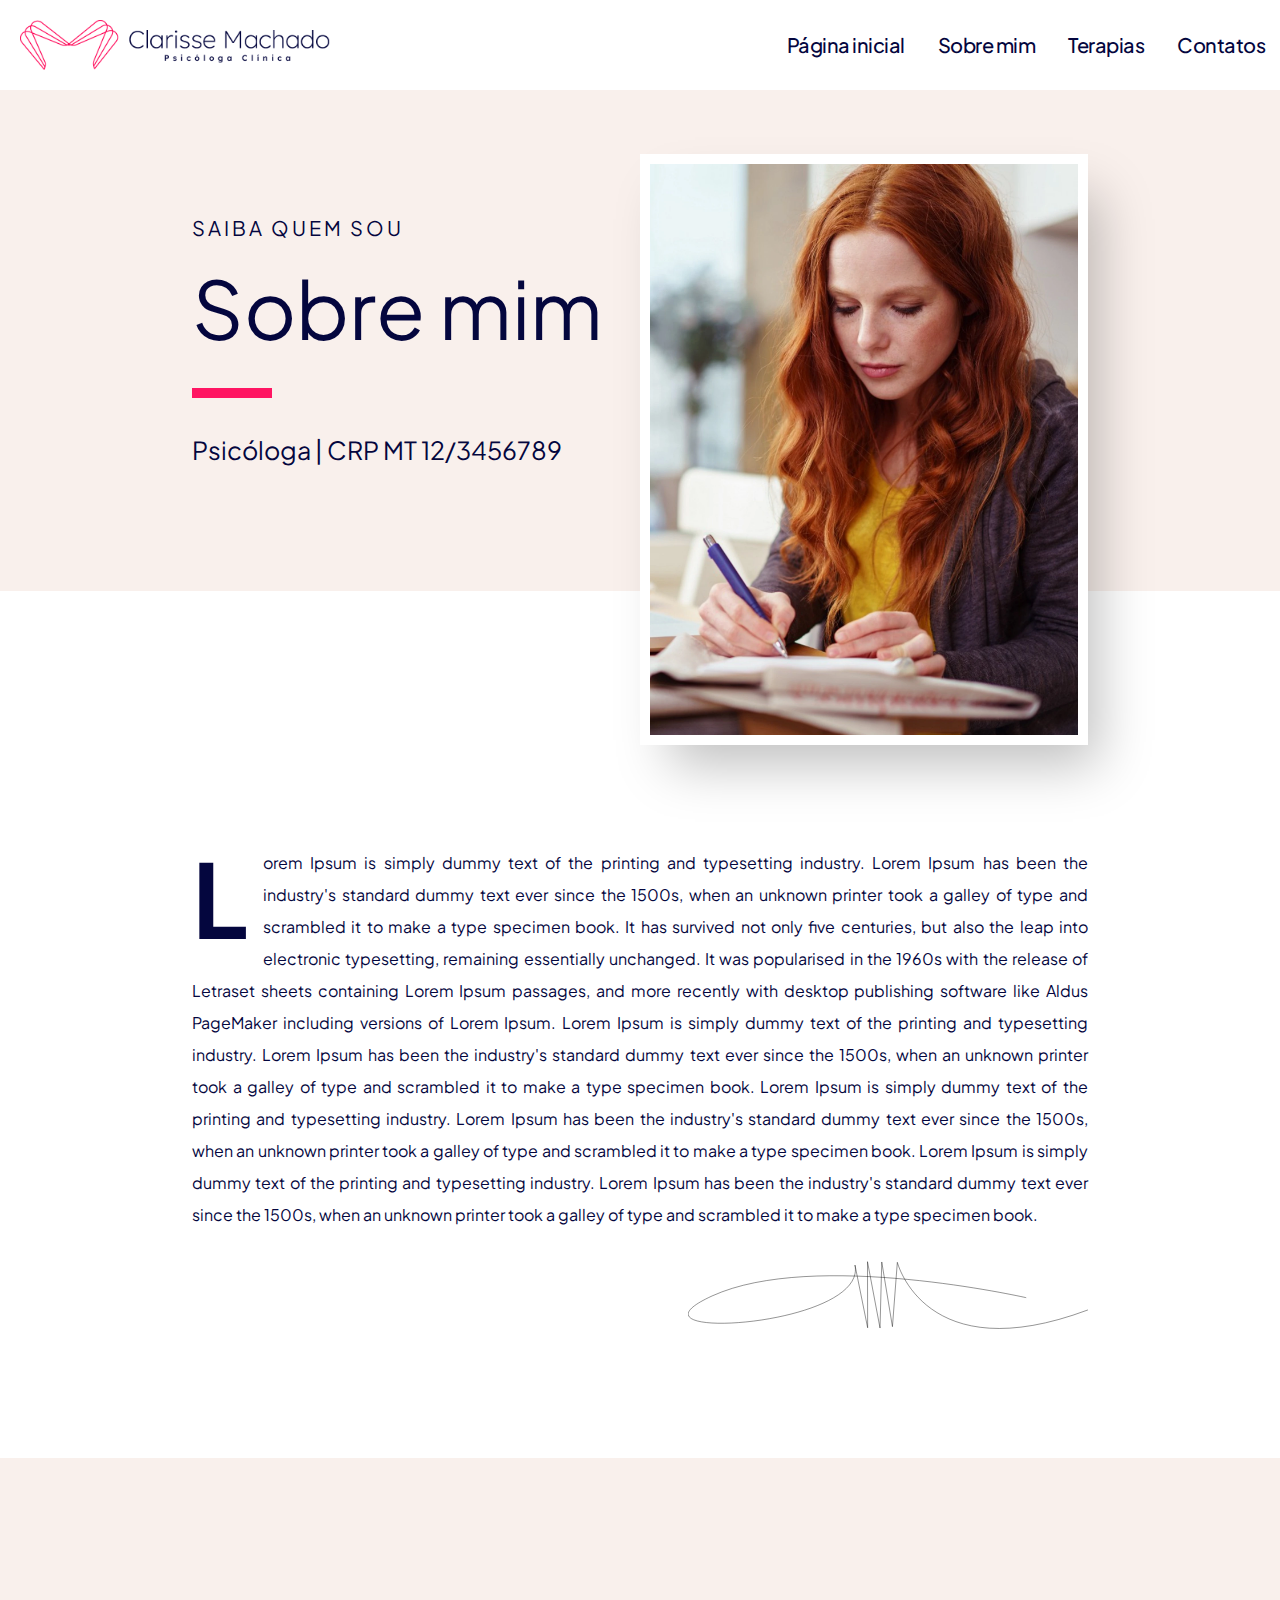
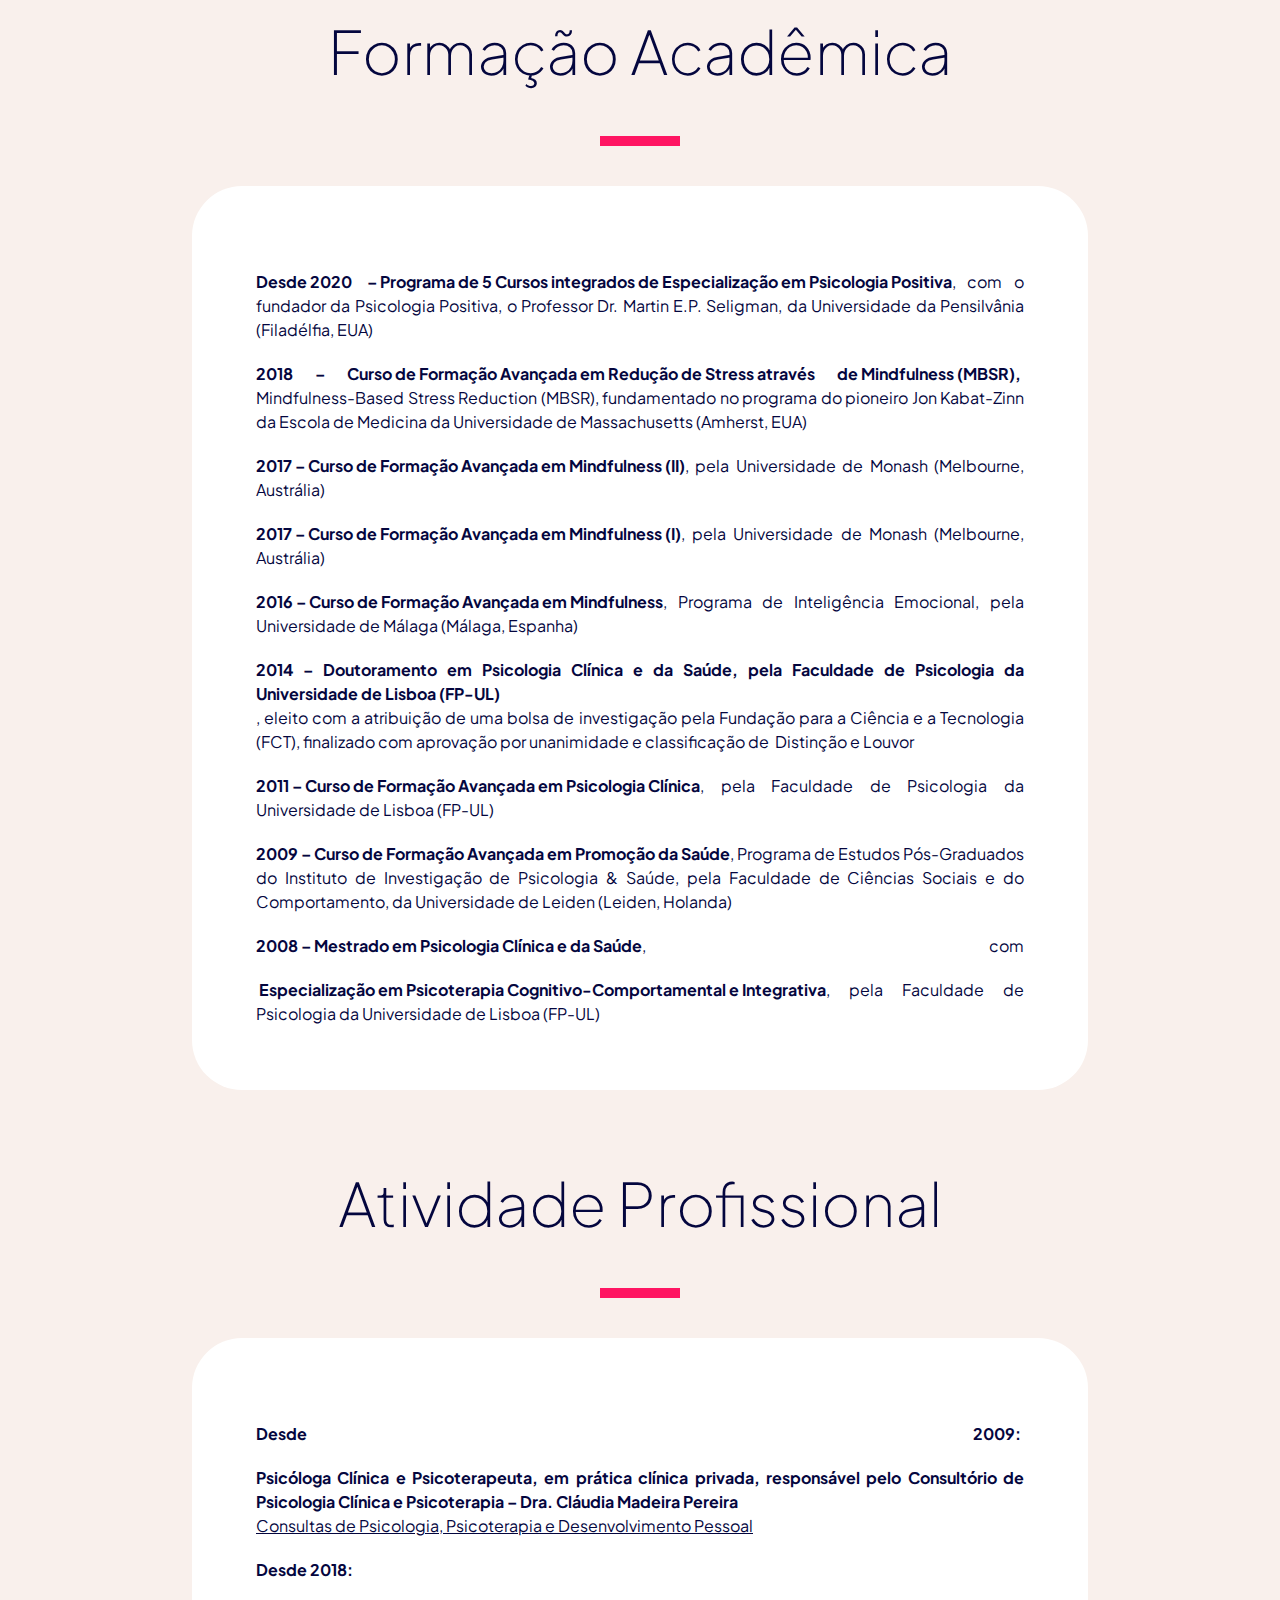
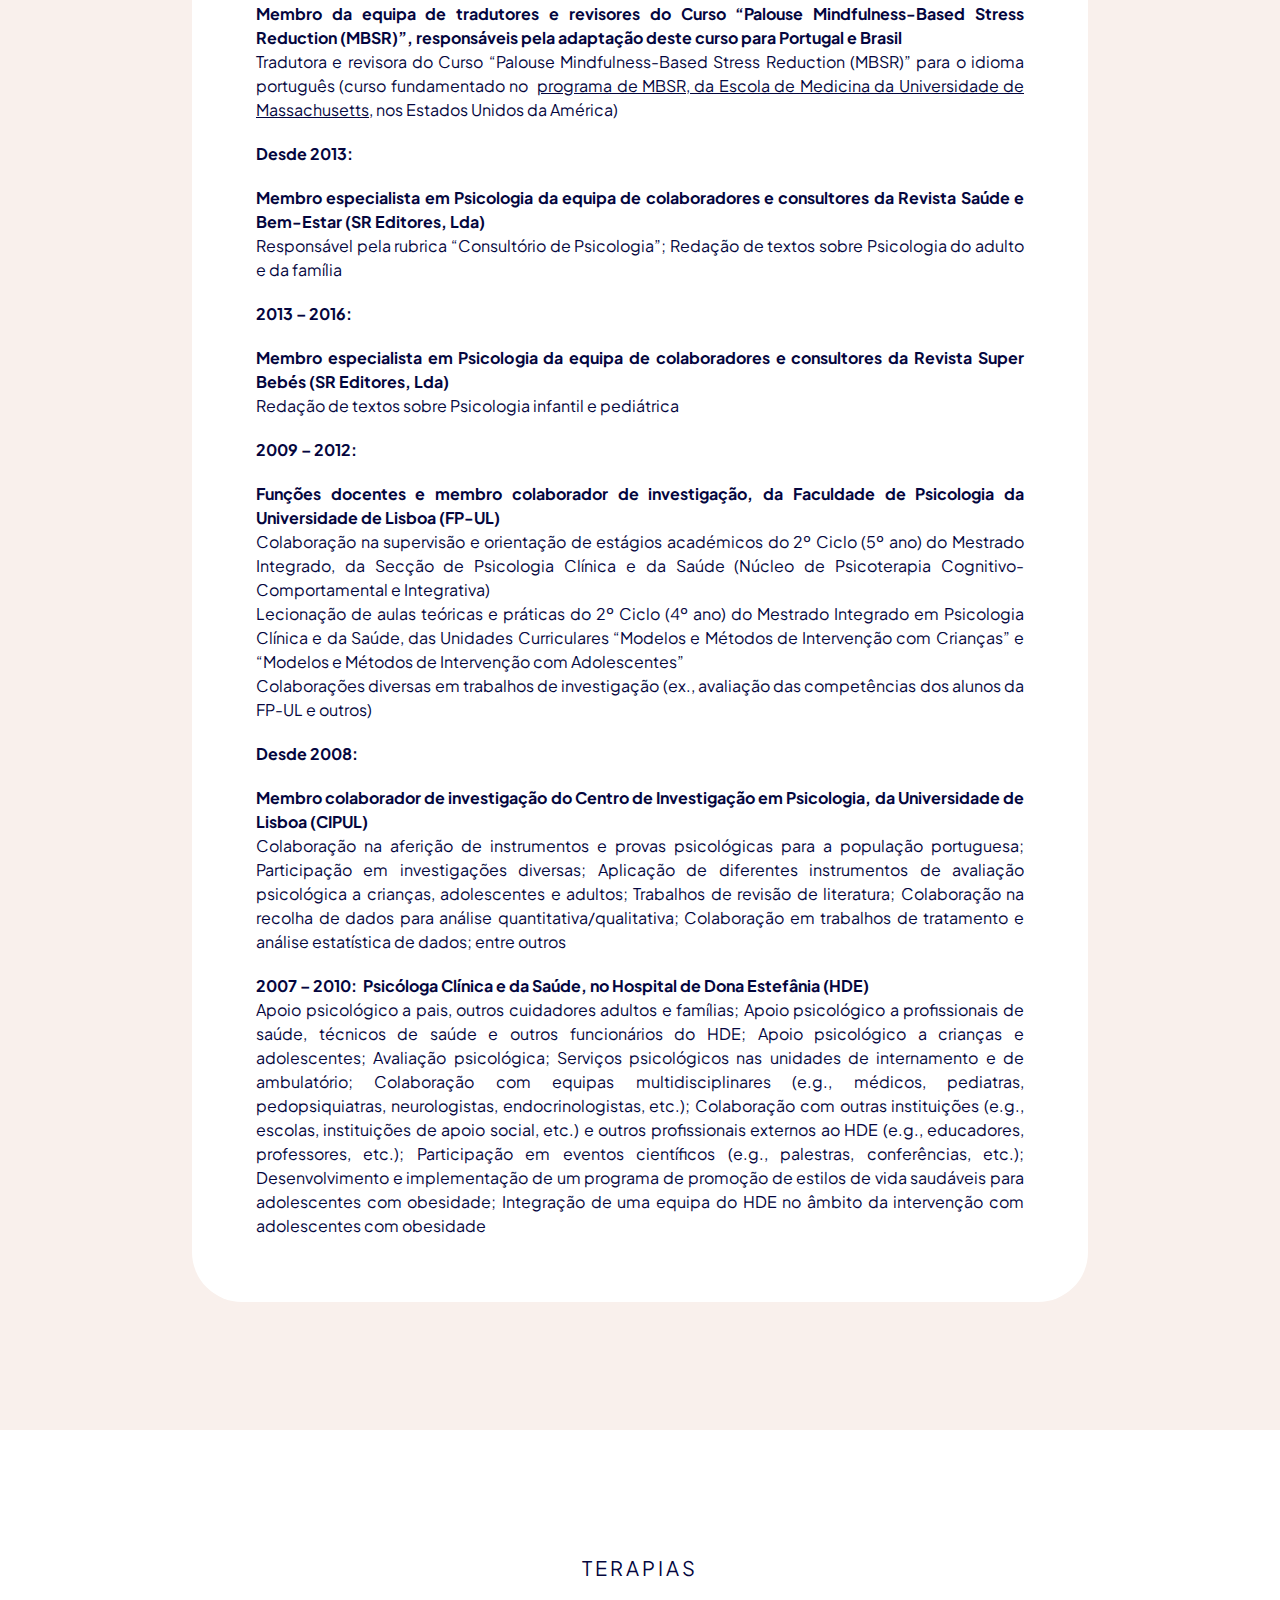
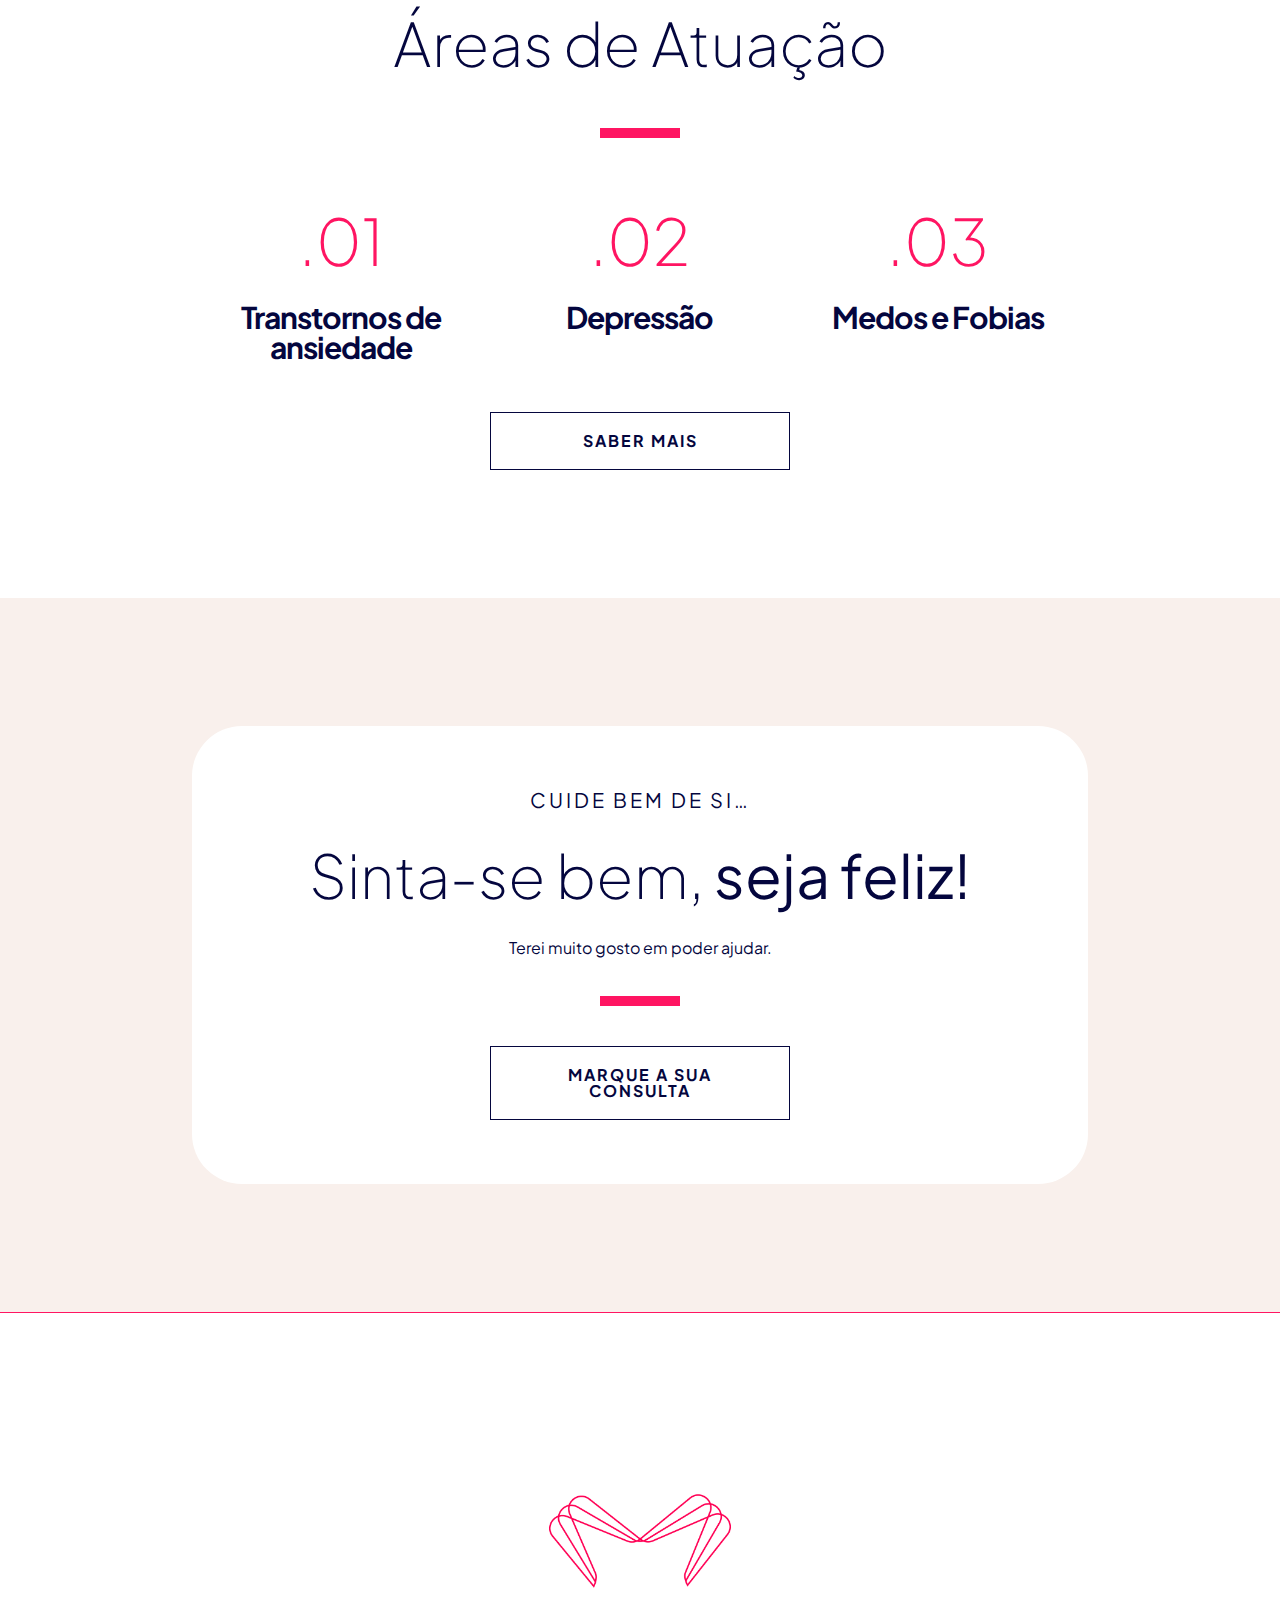
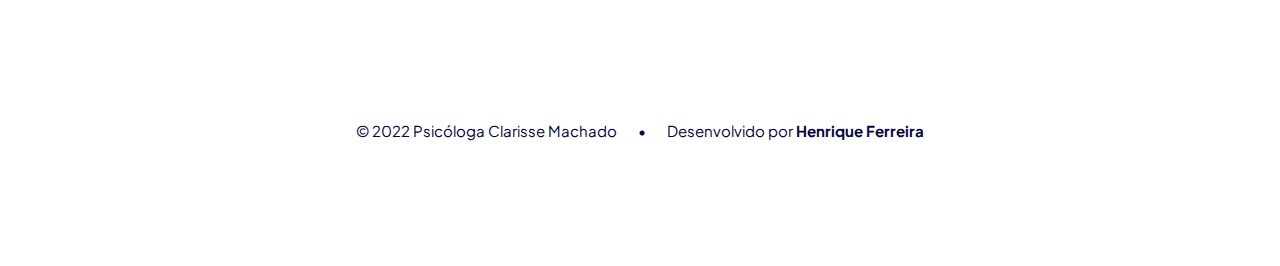
<file: sobre-mim.html>
<!DOCTYPE html>
<html lang="pt-br">
  <head>
    <title>Sobre mim | Psicóloga Clarisse Machado</title>
    <meta charset="UTF-8">
    <meta name="viewport" content="width=device-width, initial-scale=1">
    <!-- RESET -->
    <link rel="stylesheet" type="text/css" href="./css/reset.css">
    <link rel="stylesheet" type="text/css" href="./css/reset-meyer.css">
    <!-- GOOGLE FONTS -->
    <link rel="preconnect" href="https://fonts.googleapis.com">
    <link rel="preconnect" href="https://fonts.gstatic.com" crossorigin>
    <link href="https://fonts.googleapis.com/css2?family=Plus+Jakarta+Sans:ital,wght@0,200;0,300;0,400;0,500;0,600;0,700;0,800;1,200;1,300;1,400;1,500;1,600;1,700;1,800&display=swap" rel="stylesheet">
    <!-- ESTILOS -->
    <link rel="stylesheet" type="text/css" href="./css/layout.css">
    <link rel="stylesheet" type="text/css" href="./css/header.css">
  </head>
  <body id="sobre">
    <header>
      <div class="logo">
        <a href="inicio.html">
          <img src="./images/logo-psi-clarisse.png">
        </a>
      </div>
      <nav>
        <ul class="navegacao">
          <li>
            <a href="inicio.html">Página inicial</a>
          </li>
          <li>
            <a href="sobre-mim.html">Sobre mim</a>
          </li>
          <li>
            <a href="terapias.html">Terapias</a>
          </li>
          <li>
            <a href="contatos.html">Contatos</a>
          </li>
        </ul>
      </nav>
    </header>
    <section id="topo">
      <div class="container">
        <div class="b1">
          <h5>Saiba quem sou</h5>
          <h1>Sobre mim</h1>
          <hr>
          <h4>Psicóloga | CRP MT 12/3456789 </h4>
        </div>
        <div class="b2">
          <img class="" src="./images/img-sobre.webp" alt="">
        </div>
      </div>
    </section>
    <section id="apresentacao">
      <div class="container">
        <p>Lorem Ipsum is simply dummy text of the printing and typesetting industry. Lorem Ipsum has been the industry's standard dummy text ever since the 1500s, when an unknown printer took a galley of type and scrambled it to make a type specimen book. It has survived not only five centuries, but also the leap into electronic typesetting, remaining essentially unchanged. It was popularised in the 1960s with the release of Letraset sheets containing Lorem Ipsum passages, and more recently with desktop publishing software like Aldus PageMaker including versions of Lorem Ipsum. Lorem Ipsum is simply dummy text of the printing and typesetting industry. Lorem Ipsum has been the industry's standard dummy text ever since the 1500s, when an unknown printer took a galley of type and scrambled it to make a type specimen book. Lorem Ipsum is simply dummy text of the printing and typesetting industry. Lorem Ipsum has been the industry's standard dummy text ever since the 1500s, when an unknown printer took a galley of type and scrambled it to make a type specimen book. Lorem Ipsum is simply dummy text of the printing and typesetting industry. Lorem Ipsum has been the industry's standard dummy text ever since the 1500s, when an unknown printer took a galley of type and scrambled it to make a type specimen book. </p>
        <img class="assinatura" src="./images/ass.svg" alt="Clarisse Machado">
      </div>
    </section>
    <section id="cv">
      <div class="titulo">
        <h2>Formação Acadêmica </h2>
        <hr>
      </div>
      <div class="container">
        <p>
          <strong>Desde 2020&nbsp;</strong>
          <strong>– Programa de 5 Cursos integrados de Especialização em Psicologia Positiva</strong>, com o fundador da Psicologia Positiva, o Professor Dr. Martin E.P. Seligman, da Universidade da Pensilvânia (Filadélfia, EUA)
        </p>
        <p>
          <strong>2018</strong>
          <strong>&nbsp;–&nbsp;</strong>
          <strong>Curso de Formação Avançada em Redução de Stress através&nbsp;</strong>
          <strong>de Mindfulness (MBSR),&nbsp;</strong>
          <em>Mindfulness-Based Stress Reduction (MBSR)</em>, fundamentado no&nbsp;programa do pioneiro Jon Kabat-Zinn da Escola de Medicina da Universidade de Massachusetts&nbsp;(Amherst, EUA)
        </p>
        <p>
          <strong>2017 – Curso de Formação Avançada em Mindfulness (II)</strong>, pela Universidade de Monash (Melbourne, Austrália)
        </p>
        <p>
          <strong>2017 – Curso de Formação Avançada em Mindfulness (I)</strong>, pela Universidade de Monash (Melbourne, Austrália)
        </p>
        <p>
          <strong>2016 – Curso de Formação Avançada em Mindfulness</strong>, Programa de Inteligência Emocional, pela Universidade de Málaga (Málaga, Espanha)
        </p>
        <p>
          <strong>2014 – Doutoramento em Psicologia Clínica e da Saúde, pela Faculdade de Psicologia da Universidade de Lisboa (FP-UL)</strong>, eleito com a atribuição de uma bolsa de investigação pela Fundação para a Ciência e a Tecnologia (FCT), finalizado com aprovação por unanimidade e classificação de&nbsp; <em>Distinção e Louvor</em>
        </p>
        <p>
          <strong>2011 – Curso de Formação Avançada em Psicologia Clínica</strong>, pela Faculdade de Psicologia da Universidade de Lisboa (FP-UL)
        </p>
        <p>
          <strong>2009 – Curso de Formação Avançada em Promoção da Saúde</strong>, Programa de Estudos Pós-Graduados do Instituto de Investigação de Psicologia &amp; Saúde, pela Faculdade de Ciências Sociais e do Comportamento, da Universidade de Leiden (Leiden, Holanda)
        </p>
        <p>
          <strong>2008 – Mestrado em Psicologia Clínica e da Saúde</strong>, com <strong>&nbsp;Especialização em Psicoterapia Cognitivo-Comportamental e Integrativa</strong>, pela Faculdade de Psicologia da Universidade de Lisboa (FP-UL)
        </p>
        <p></p>
      </div>
      <div class="titulo">
        <p>
          <br>
          <br>
        </p>
        <h2>Atividade Profissional </h2>
        <hr>
      </div>
      <div class="container">
        <p>
          <strong>Desde</strong>
          <strong>&nbsp;2009:&nbsp;</strong>
          <strong>Psicóloga Clínica e Psicoterapeuta, em prática clínica privada, responsável pelo Consultório de Psicologia Clínica e Psicoterapia – Dra. Cláudia Madeira Pereira</strong>
        </p>
        <p>
          <u>Consultas de Psicologia, Psicoterapia e Desenvolvimento Pessoal</u>
        </p>
        <p>
          <strong>Desde 2018:&nbsp;</strong>
          <strong>Membro da equipa de tradutores e revisores do Curso “Palouse Mindfulness-Based Stress Reduction (MBSR)”, responsáveis pela adaptação deste curso para Portugal e Brasil</strong>
        </p>
        <p>Tradutora e revisora do Curso “Palouse Mindfulness-Based Stress Reduction (MBSR)” para o idioma português (curso fundamentado no&nbsp; <u>programa de MBSR, da Escola de Medicina da Universidade de Massachusetts</u>, nos Estados Unidos da América) </p>
        <p>
          <strong>Desde 2013:&nbsp;</strong>
          <strong>Membro especialista em Psicologia da equipa de colaboradores e consultores da Revista Saúde e Bem-Estar (SR Editores, Lda)</strong>
        </p>
        <p>Responsável pela rubrica “Consultório de Psicologia”;&nbsp;Redação de textos sobre Psicologia do adulto e da família</p>
        <p>
          <strong>2013 – 2016:&nbsp;</strong>
          <strong>Membro especialista em Psicologia da equipa de colaboradores e consultores da Revista Super Bebés (SR Editores, Lda)</strong>
        </p>
        <p>Redação de textos sobre Psicologia infantil e pediátrica</p>
        <p>
          <strong>2009 – 2012:&nbsp;</strong>
          <strong>Funções docentes e membro colaborador de investigação, da Faculdade de Psicologia da Universidade de Lisboa (FP-UL)</strong>
        </p>
        <p>Colaboração na supervisão e orientação de estágios académicos do 2º Ciclo (5º ano) do Mestrado Integrado, da Secção de Psicologia Clínica e da Saúde (Núcleo de Psicoterapia Cognitivo-Comportamental e Integrativa)</p>
        <p>Lecionação de aulas teóricas e práticas do 2º Ciclo (4º ano) do Mestrado Integrado em Psicologia Clínica e da Saúde, das Unidades Curriculares “Modelos e Métodos de Intervenção com Crianças” e “Modelos e Métodos de Intervenção com Adolescentes”</p>
        <p>Colaborações diversas em trabalhos de investigação (ex., avaliação das competências dos alunos da FP-UL e outros)</p>
        <p>
          <strong>Desde 2008:&nbsp;</strong>
          <strong>Membro colaborador de investigação do Centro de Investigação em Psicologia, da Universidade de Lisboa (CIPUL)</strong>
        </p>
        <p>Colaboração na aferição de instrumentos e provas psicológicas para a população portuguesa; Participação em investigações diversas; Aplicação de diferentes instrumentos de avaliação psicológica a crianças, adolescentes e adultos; Trabalhos de revisão de literatura; Colaboração na recolha de dados para análise quantitativa/qualitativa; Colaboração em trabalhos de tratamento e análise estatística de dados; entre outros</p>
        <p>
          <strong>2007 – 2010:&nbsp;</strong>
          <strong>Psicóloga Clínica e da Saúde, no Hospital de Dona Estefânia (HDE)</strong>
        </p>
        <p>Apoio psicológico a pais, outros cuidadores adultos e famílias; Apoio psicológico a profissionais de saúde, técnicos de saúde e outros funcionários do HDE; Apoio psicológico a crianças e adolescentes; Avaliação psicológica; Serviços psicológicos nas unidades de internamento e de ambulatório; Colaboração com equipas multidisciplinares (e.g., médicos, pediatras, pedopsiquiatras, neurologistas, endocrinologistas, etc.); Colaboração com outras instituições (e.g., escolas, instituições de apoio social, etc.) e outros profissionais externos ao HDE (e.g., educadores, professores, etc.); Participação em eventos científicos (e.g., palestras, conferências, etc.); Desenvolvimento e implementação de um programa de promoção de estilos de vida saudáveis para adolescentes com obesidade; Integração de uma equipa do HDE no âmbito da intervenção com adolescentes com obesidade</p>
      </div>
    </section>
    <section id="areas">
      <div class="titulo">
        <h5>Terapias </h5>
        <h2>Áreas de Atuação </h2>
        <hr>
      </div>
      <div class="container">
        <div class="caixa-area">
          <div class="area">
            <span>.01</span>
            <h3>Transtornos de ansiedade </h3>
          </div>
          <div class="area">
            <span>.02</span>
            <h3>Depressão </h3>
          </div>
          <div class="area">
            <span>.03</span>
            <h3>Medos e Fobias </h3>
          </div>
        </div>
        <div class="areas-acao">
          <a class="botao" href="terapias.html"> Saber mais </a>
        </div>
      </div>
    </section>
    <section id="chamada">
      <div class="container">
        <div class="titulo">
          <h5>Cuide bem de si… </h5>
          <h2>Sinta-se bem, <strong>seja feliz!</strong>
          </h2>
          <p>Terei muito gosto em poder ajudar. </p>
          <hr>
        </div>
        <div class="areas-acao">
          <a class="botao" href="contatos.html">Marque a sua consulta</a>
        </div>
      </div>
    </section>
    <footer>
      <div class="container">
        <div class="titulo">
          <a href="inicio.html">
            <img width="200" src="./images/icone-logo.png">
          </a>
          <hr>
        </div>
      </div>
      <p>© 2022 Psicóloga Clarisse Machado   •   Desenvolvido por <strong> Henrique Ferreira</strong>
      </p>
    </footer>
  </body>
</html>
</file>
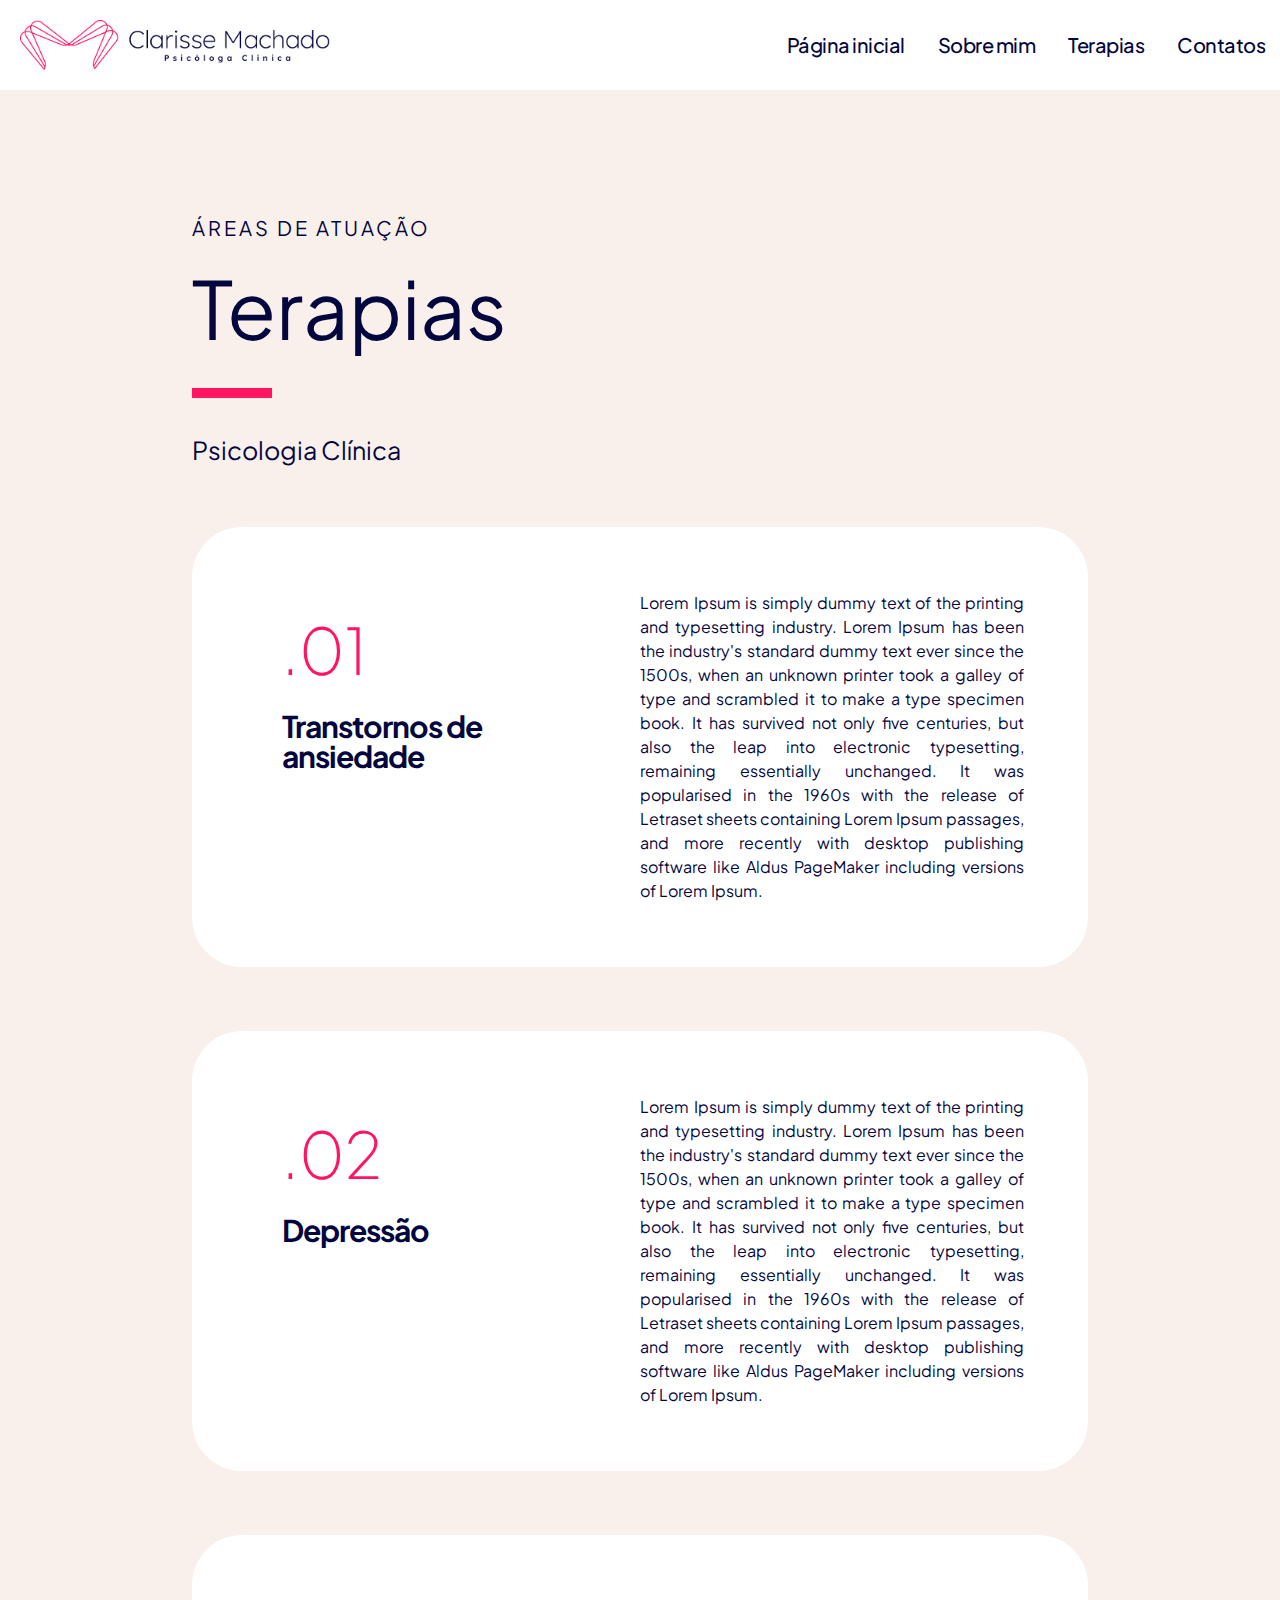
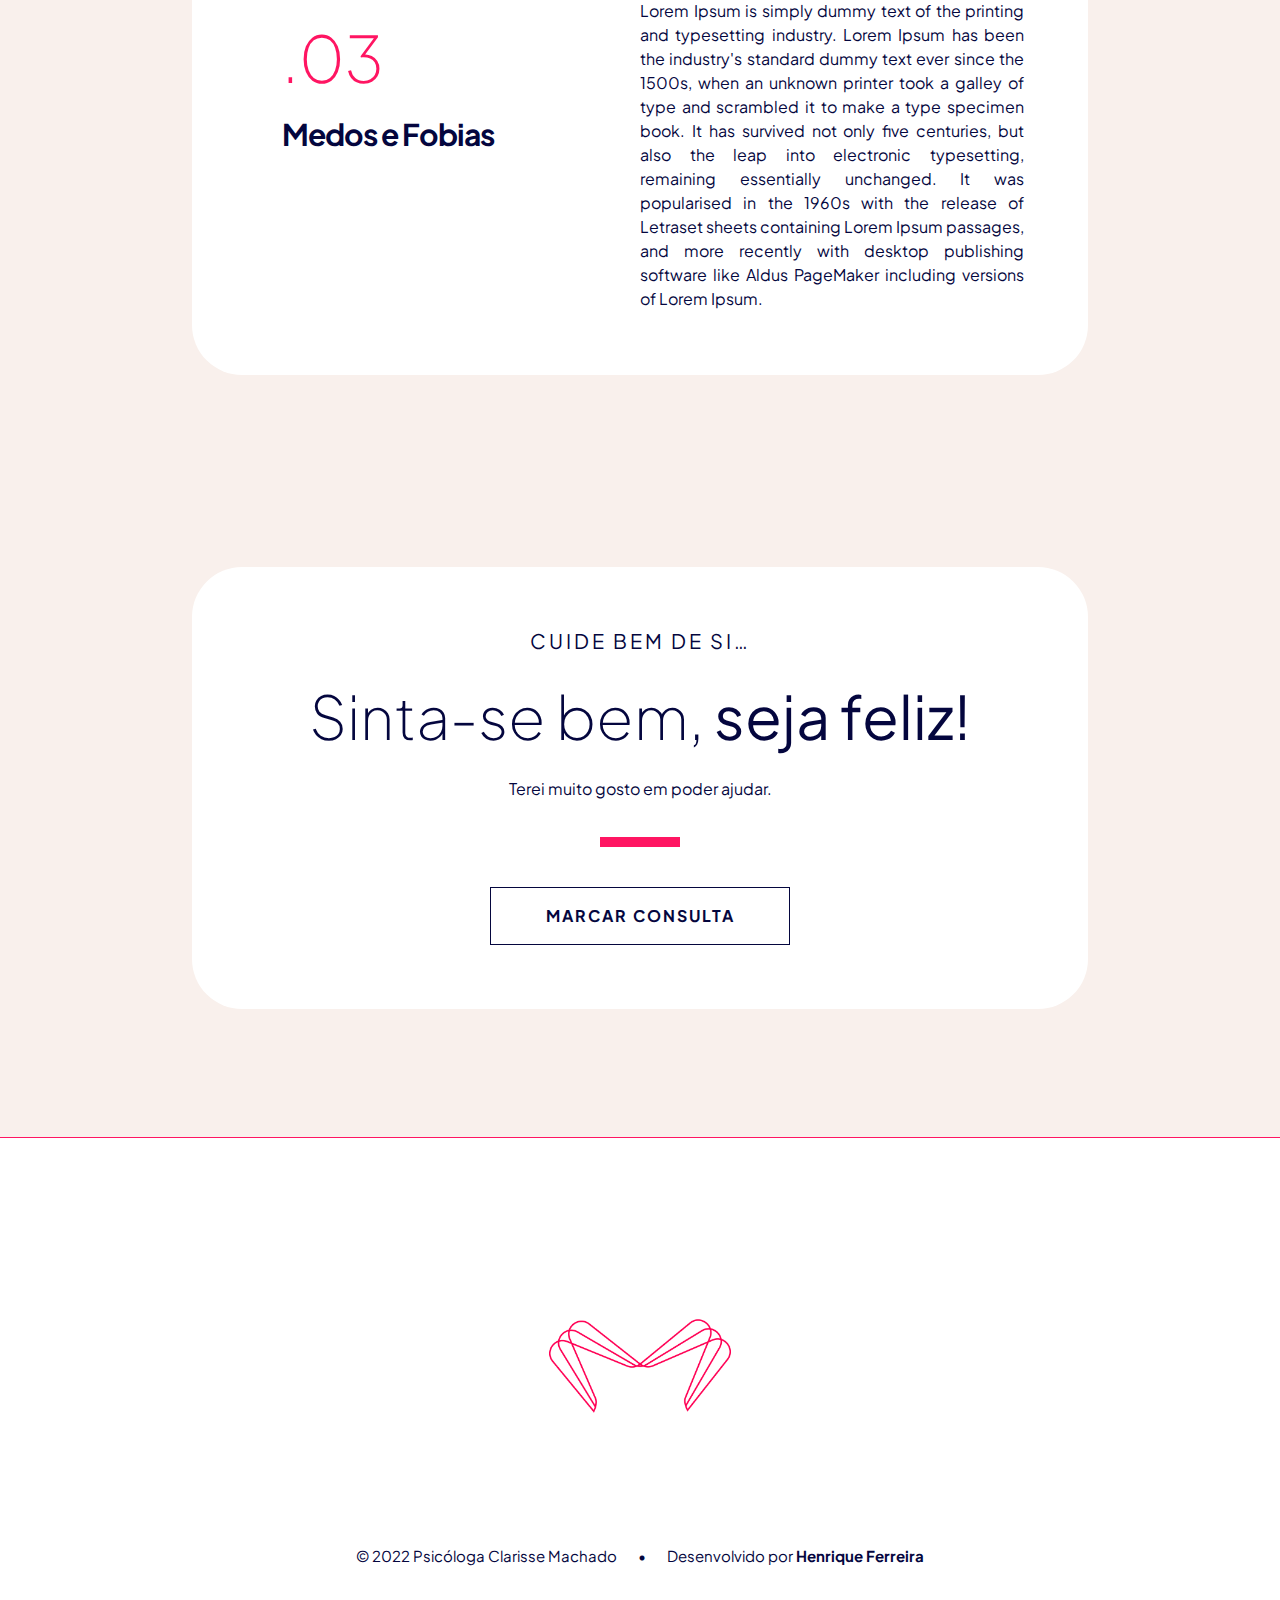
<file: terapias.html>
<!DOCTYPE html>
<html lang="pt-br">
  <head>
    <title>Terapias | Psicóloga Clarisse Machado</title>
    <meta charset="UTF-8" />
    <meta name="viewport" content="width=device-width, initial-scale=1" />
    <!-- RESET -->
    <link rel="stylesheet" type="text/css" href="./css/reset.css" />
    <link rel="stylesheet" type="text/css" href="./css/reset-meyer.css" />
    <!-- GOOGLE FONTS -->
    <link rel="preconnect" href="https://fonts.googleapis.com" />
    <link rel="preconnect" href="https://fonts.gstatic.com" crossorigin />
    <link href="https://fonts.googleapis.com/css2?family=Plus+Jakarta+Sans:ital,wght@0,200;0,300;0,400;0,500;0,600;0,700;0,800;1,200;1,300;1,400;1,500;1,600;1,700;1,800&display=swap" rel="stylesheet" />
    <!-- ESTILOS -->
    <link rel="stylesheet" type="text/css" href="./css/layout.css" />
    <link rel="stylesheet" type="text/css" href="./css/header.css" />
  </head>
  <body id="terapias">
    <header>
      <div class="logo">
        <a href="inicio.html">
          <img src="./images/logo-psi-clarisse.png" />
        </a>
      </div>
      <nav>
        <ul class="navegacao">
          <li>
            <a href="inicio.html">Página inicial</a>
          </li>
          <li>
            <a href="sobre-mim.html">Sobre mim</a>
          </li>
          <li>
            <a href="terapias.html">Terapias</a>
          </li>
          <li>
            <a href="contatos.html">Contatos</a>
          </li>
        </ul>
      </nav>
    </header>
    <section id="topo" style="">
      <div class="container">
        <div class="b1">
          <h5>Áreas de atuação</h5>
          <h1>Terapias</h1>
          <hr />
          <h4>Psicologia Clínica</h4>
        </div>
      </div>
    </section>
    <section id="atuacao">
      <div id="transtornos" class="container">
        <div class="cx1">
          <div class="area">
            <span>.01</span>
            <h3>Transtornos de ansiedade</h3>
          </div>
        </div>
        <div class="cx2">
          <p> Lorem Ipsum is simply dummy text of the printing and typesetting industry. Lorem Ipsum has been the industry's standard dummy text ever since the 1500s, when an unknown printer took a galley of type and scrambled it to make a type specimen book. It has survived not only five centuries, but also the leap into electronic typesetting, remaining essentially unchanged. It was popularised in the 1960s with the release of Letraset sheets containing Lorem Ipsum passages, and more recently with desktop publishing software like Aldus PageMaker including versions of Lorem Ipsum. </p>
        </div>
      </div>
      <div id="depressao" class="container">
        <div class="cx1">
          <div class="area">
            <span>.02</span>
            <h3>Depressão</h3>
          </div>
        </div>
        <div class="cx2">
          <p> Lorem Ipsum is simply dummy text of the printing and typesetting industry. Lorem Ipsum has been the industry's standard dummy text ever since the 1500s, when an unknown printer took a galley of type and scrambled it to make a type specimen book. It has survived not only five centuries, but also the leap into electronic typesetting, remaining essentially unchanged. It was popularised in the 1960s with the release of Letraset sheets containing Lorem Ipsum passages, and more recently with desktop publishing software like Aldus PageMaker including versions of Lorem Ipsum. </p>
        </div>
      </div>
      <div id="medos" class="container">
        <div class="cx1">
          <div class="area">
            <span>.03</span>
            <h3>Medos e Fobias</h3>
          </div>
        </div>
        <div class="cx2">
          <p> Lorem Ipsum is simply dummy text of the printing and typesetting industry. Lorem Ipsum has been the industry's standard dummy text ever since the 1500s, when an unknown printer took a galley of type and scrambled it to make a type specimen book. It has survived not only five centuries, but also the leap into electronic typesetting, remaining essentially unchanged. It was popularised in the 1960s with the release of Letraset sheets containing Lorem Ipsum passages, and more recently with desktop publishing software like Aldus PageMaker including versions of Lorem Ipsum. </p>
        </div>
      </div>
    </section>
    <section id="chamada">
      <div class="container">
        <div class="titulo">
          <h5>Cuide bem de si…</h5>
          <h2>Sinta-se bem, <strong>seja feliz!</strong>
          </h2>
          <p>Terei muito gosto em poder ajudar.</p>
          <hr />
        </div>
        <div class="areas-acao">
          <a class="botao" href="contatos.html">Marcar consulta</a>
        </div>
      </div>
    </section>
    <footer>
      <div class="container">
        <div class="titulo">
          <a href="inicio.html">
            <img width="200" src="./images/icone-logo.png" />
          </a>
          <hr />
        </div>
      </div>
      <p>© 2022 Psicóloga Clarisse Machado   •   Desenvolvido por <strong> Henrique Ferreira</strong>
      </p>
    </footer>
  </body>
</html>
</file>
<file: css/layout.css>
/* 
	Arquivo CSS geral com estilos dos elementos de todas pÃ¡ginas 
*/

* {
    box-sizing: border-box;
  }
  
  html {
    margin: 0;
    padding: 0;
    font-family: "Plus Jakarta Sans", sans-serif;
    font-size: 62.5%;
  }
  
  body {
    font-size: 1.6em;
    color: #04063e;
    background-color: white;
  }
  
  img {
    max-width: 100%;
    height: auto;
  }
  
  h1 {
    font-size: 8rem;
  }
  
  h2 {
    font-size: 6rem;
    font-weight: 200;
    line-height: 1.5;
    margin: 20px 0;
  }
  
  h3 {
    font-size: 3rem;
    letter-spacing: -0.1rem;
    line-height: 1;
    font-weight: bold;
  }
  
  h4 {
    font-size: 2.5rem;
  }
  
  h5 {
    font-size: 2rem;
    text-transform: uppercase;
    letter-spacing: 3px;
    line-height: 1;
  }
  
  h6 {
    font-size: 1.5rem;
  }
  
  hr {
    border: 5px solid #ff1562;
    width: 80px;
    margin: 40px auto;
  }
  
  form {
    background: transparent;
    padding: 0;
  }
  
  form div {
    background: #fff;
    margin: 1rem;
    padding: 0;
  }
  
  label {
    margin-bottom: 1rem;
    font-size: 1.4rem;
    font-family: "Plus Jakarta Sans", sans-serif;
    font-weight: bold;
    color: #04063e;
  }
  
  textarea {
    border: none;
    border-bottom: 2px solid #ff1562;
  }
  
  input {
    padding: 1rem;
    border: none;
    border-bottom: 2px solid #ff1562;
  }
  
  input[type="submit"] {
    margin: 40px 0 0;
    display: block;
    padding: 20px 40px;
    border: 1px solid;
    text-decoration: none;
    width: 250px;
    text-align: center;
    position: relative;
    color: #04063e;
    font-weight: bold;
    text-decoration-color: red !important;
    text-transform: uppercase;
    letter-spacing: 2px;
    background: transparent;
  }
  
  [type="text"],
  [type="email"],
  textarea,
  label {
    display: block;
    width: 100%;
  }
  
  article {
    /* background-color: yellow; */
    float: left;
    padding: 2rem;
    width: 100%;
  }
  
  section::after {
    content: "";
    display: table;
    clear: both;
  }
  
  .container {
    max-width: 70%;
  }
  
  a {
    color: white;
    text-decoration: underline;
    font-weight: bold;
    text-decoration-color: red !important;
    text-transform: uppercase;
    letter-spacing: 2px;
  }
  
  footer {
    color: #04063e;
    font-size: 1.5rem;
    background-color: white;
    border-top: 1px solid #ff1562;
    padding: 10vw;
    text-align: center;
  }
  
  div {
    margin: 0px auto;
  }
  
  a.botao {
    margin: 40px auto 0;
    display: block;
    padding: 20px 40px;
    border: 1px solid;
    text-decoration: none;
    width: 300px;
    text-align: center;
    position: relative;
    color: #04063e;
  }
  
  a.botao:hover {
    background: #04063e;
    color: white;
  }
  
  footer hr {
    border: transparent;
  }
  
  /* Página inicial */
  
  #banner {
    height: 1000px;
    margin: 0;
    background-image: url(../images/imagem-topo.webp);
    background-size: cover;
    display: block;
    position: relative;
    background-position: left top;
    padding: 0 10%;
  }
  
  .banner-coluna1 {
    display: block;
    width: 50%;
    float: left;
    position: relative;
    top: 250px;
  }
  
  .banner-coluna2 {
    display: block;
    float: left;
    width: 40%;
    position: relative;
  }
  
  #banner h1,
  #banner h4 {
    color: white;
  }
  
  #banner h1 {
    font-size: 80px;
    font-weight: 200;
    letter-spacing: -3px;
  }
  
  #banner h4 {
    font-size: 30px;
    line-height: 1.2;
  }
  
  #banner hr {
    margin: 40px 0;
  }
  
  #areas h2,
  #areas h5 {
    text-align: center;
  }
  
  .area {
    display: block;
    float: left;
    width: 33.3%;
    text-align: center;
    padding: 30px;
  }
  
  a.botao-banner {
    margin-top: 40px;
    display: block;
    padding: 20px 40px;
    border: 1px solid;
    text-decoration: none;
    width: auto;
    text-align: center;
    position: absolute;
    color: white;
  }
  
  a.botao-banner:hover {
    background: white;
    color: #04063e;
    border-color: white;
  }
  
  .caixa-area {
    display: block;
    position: relative;
    width: 100%;
    float: left;
    padding-bottom: 20px;
  }
  
  .caixa-acao {
    width: 100%;
    display: block;
    position: relative;
  }
  
  .areas-acao {
    clear: both;
  }
  
  #areas {
    padding: 10vw 0;
  }
  
  #chamada {
    background: #f9f0ec;
    text-align: center;
    padding: 10vw 0;
  }
  
  #chamada .container {
    background: white;
    padding: 5vw;
    border-radius: 50px;
  }
  
  .area span {
    font-size: 5vw;
    color: #ff1562;
    display: block;
    position: relative;
    margin-bottom: 30px;
    font-weight: 100;
  }
  
  /* Sobre */
  
  #topo {
    background: #f9f0ec;
    padding: 10vw 0;
  }
  
  #topo hr {
    margin: 40px 0;
  }
  
  #topo h5 {
    margin-bottom: 30px;
  }
  
  .titulo {
    text-align: center;
  }
  
  #cv {
    padding: 10vw 0;
    background: #f9f0ec;
  }
  
  #apresentacao {
    padding: 20vw 0 10vw;
  }
  
  #apresentacao p::first-letter {
    font-size: 8vw;
    font-weight: bold;
    float: left;
    margin: 0px 15px 0 0;
    line-height: 1;
  }
  
  #apresentacao p {
    line-height: 2;
    padding: 0vw;
    text-align: justify;
  }
  
  .assinatura {
    max-width: 400px;
    text-align: right;
    margin-right: 0vw;
    float: right;
    margin-top: 30px;
  }
  
  .b1,
  .b2 {
    float: left;
    width: 50%;
  }
  
  .b2 img {
    margin-bottom: -25vw;
    margin-top: -5vw;
    box-shadow: 20px 30px 50px -10px rgb(0 0 0 / 25%);
    border: 10px solid white;
  }
  
  #cv .container {
    background: white;
    padding: 5vw;
    border-radius: 50px;
  }
  
  #cv .container {
    background: white;
    padding: 5vw;
    border-radius: 50px;
  }
  
  #cv strong {
    margin-top: 20px;
    display: inline-block;
  }
  
  #cv p {
    line-height: 1.5;
    text-align: justify;
  }
  
  /* Terapias */
  
  #atuacao {
    padding: 0vw;
    background: #f9f0ec;
    overflow: hidden;
  }
  
  #terapias #topo {
    padding: 10vw 0 5vw;
  }
  
  .cx1,
  .cx2 {
    width: 50%;
    display: inline-block;
    border-radius: 50px;
    position: relative;
  }
  
  .cx1 {
    float: left;
    padding: 2vw 2vw;
  }
  
  #atuacao .container {
    background: white;
    padding: 5vw;
    border-radius: 50px;
    display: block;
    position: relative;
  }
  
  #atuacao p {
    line-height: 1.5;
    text-align: justify;
  }
  
  #transtornos,
  #medos,
  #depressao {
    margin-bottom: 5vw;
  }
  
  #terapias .area {
    display: block;
    float: left;
    width: 100%;
    text-align: left;
    padding: 0;
  }
  
  /* Contatos */
  
  #contatos #topo {
    background: #f9f0ec;
    padding: 10vw 0 5vw;
  }
  
  .email,
  .telefone {
    text-align: center;
    width: 49%;
    display: inline-block;
  }
  
  .telefone img,
  .email img {
    margin-right: 10px;
  }
  
  .email *,
  .telefone * {
    display: inline-block;
  }
  
  #formulario {
    margin-top: 5vw;
  }
  
  iframe {
    width: 100%;
  }
  
  #formulario span {
    font-size: 5vw;
    color: #ff1562;
    display: block;
    position: relative;
    margin-bottom: 30px;
    font-weight: 100;
  }
  
  #formulario h3 {
    margin: 40px 0px;
  }
  
  #mapa {
    margin-top: 5vw;
  }
  
  #contatos #chamada {
    padding: 5vw 0;
  }
  
  .redes a {
    display: inline-block;
    margin: 10px 20px;
  }
  
  /* Mobile First */
  
  /* Tablet */
  
  @media (min-width: 769px) {
  }
  
  @media (max-width: 768px) {
    h2 {
      font-size: 5rem;
      line-height: 1;
    }
  
    h5 {
      font-size: 1.5rem;
      line-height: 1;
    }
  
    footer img {
      max-width: 50%;
      height: auto;
    }
  
    .container {
      max-width: 90%;
    }
  
    .area {
      width: 100%;
    }
  
    .area span {
      font-size: 10vw;
      font-weight: bold;
    }
  
    a.botao {
      width: auto;
    }

/* Página inicial */

    .banner-coluna1 {
      width: 100%;
      top: 350px;
      background: rgb(170 155 160 / 36%);
      padding: 50px;
      backdrop-filter: blur(15px);
    }
  
    #banner h1,
    #topo h1 {
      font-size: 55px;
      font-weight: 200;
      letter-spacing: -2px;
    }
  
    #banner h4 {
      font-size: 22px;
      line-height: 1.2;
    }
  
    a.botao-banner {
      position: relative;
    }
  
    #chamada .container {
      padding: 10vw;
    }

/* Sobre */    
  
    #topo {
      padding: 150px 0 0;
    }
  
    .b1,
    .b2 {
      float: left;
      width: 100%;
    }
  
    .b2 img {
      margin-bottom: 40px;
      margin-top: 10vw;
      max-width: 320px;
    }

/* Terapias */    
   
  
    #terapias #topo {
      padding: 150px 0 0;
    }
  
    .cx1,
    .cx2 {
      width: 100%;
    }
  
    .cx1 {
      float: left;
      padding: 5vw 0vw 10vw;
    }
  
    #atuacao {
      padding: 10vw 0;
    }
  
    #atuacao .container {
      padding: 10vw;
    }

  /* Contatos */    
  
    #contatos #topo {
      padding: 150px 0 0;
    }
  
    .email,
    .telefone {
      text-align: left;
      width: 100%;
      display: block;
      margin: 20px 0;
    }
  
    .email h3,
    .telefone h3 {
      font-size: 2rem;
    }
  
    #contatos h2 {
      font-size: 4rem;
    }
  
    .redes a {
      margin: 10px 5px;
    }
  }
  
  @media (min-width: 426px) {
    .banner-coluna2 {
      display: none;
    }
  
    #banner {
      background-position: right top !important;
    }
  }
  
  /* Smartphone */
  
  @media (max-width: 425px) {
    nav,
    article,
    .coluna {
      width: 100%;
      min-width: 320px;
    }
  
    hr {
      border: 1px solid #ff1562;
    }
  
    #banner {
      height: 640px;
      padding: 0 10%;
    }
  
    .banner-coluna1 {
      width: 100%;
      top: 20px;
      background: transparent;
      padding: 0;
    }
  
    .banner-coluna2 {
      display: block;
      position: relative;
      width: 100%;
      padding-top: 25px;
    }
  
    #banner h1 {
      font-size: 40px;
      font-weight: 200;
      letter-spacing: -1px;
    }
  
    #banner h4 {
      font-size: 20px;
    }
  
    #banner h1,
    #banner h4 {
      color: white;
    }
  
    #banner hr {
      margin: 20px 0;
    }

    .banner-coluna1 {
        backdrop-filter: none;
    }
  
    a.botao-banner {
      margin: 20px 0;
      padding: 10px;
      position: relative;
      letter-spacing: 1px;
    }
  }
</file>
<file: css/header.css>
/* 
	Arquivo CSS geral com estilos dos elementos de todas páginas 
*/

* {
    box-sizing: border-box;
  }
  
  header {
    background: #fff;
    width: 100%;
    display: block;
    position: relative;
    z-index: 1;
    height: 90px;
  }
  
  header nav {
    float: right;
    width: auto;
    display: block;
    height: 90px;
  }
  
  .logo {
    margin: 0;
    display: block;
    float: left;
    padding: 0rem;
    width: auto;
    max-height: 90px;
    background: white;
  }
  
  .logo a {
    position: relative;
    display: block;
    text-align: center;
  }
  
  .logo img {
    padding: 20px;
    width: 350px;
  }
  
  ul.navegacao {
    list-style-type: none;
    padding: 0;
    width: 100%;
    display: block;
    text-align: right;
    background-color: white;
  }
  
  .navegacao li {
    display: inline-block;
    text-align: right;
    height: 100%;
  }
  
  .navegacao a {
    color: #04063e;
    display: block;
    width: 100%;
    text-decoration: none;
    height: 100%;
    vertical-align: middle;
    line-height: 4;
    padding: 5px 15px;
    text-transform: none;
    letter-spacing: -0.5px;
    font-weight: 500;
    font-size: 20px;
  }
  
  /* Mobile First */
  
  /* Tablet */
  
  @media (max-width: 999px) and (min-width: 769px) {
    .navegacao a {
      padding: 13px 10px;
      font-size: 16px;
    }
  }
  
  @media (max-width: 768px) {
    .logo {
      margin: auto;
      float: unset;
      height: auto;
      max-width: 350px;
    }
  
    .logo img {
      padding: 20px;
      width: auto;
      height: auto;
    }
  
    header nav {
      float: left;
      width: 100%;
      display: block;
  
      border-top: 1px solid #f9f0ec;
    }
    .navegacao li {
      display: inline-block;
      width: 50%;
      float: left;
      text-align: center;
      vertical-align: middle;
      height: 100%;
      background-color: #f9f0ec;
      padding: 1px;
    }
  
    .navegacao {
      width: 100%;
    }
    .navegacao a {
      color: #04063e;
      display: block;
      width: 100%;
      text-decoration: none;
      height: 100%;
      vertical-align: middle;
      line-height: 2.5;
      padding: 1px 1px 0;
      background: white;
    }
  }
  
  /* Smartphone */
  
  @media (max-width: 425px) {
    .navegacao a {
      font-size: 16px;
      line-height: 2;
    }
  
    .logo {
      max-width: 300px;
    }
  
    .logo img {
      padding: 10px;
    }
  }
</file>
<file: css/landing.css>
/* 
	Arquivo CSS geral com estilos da página Post
*/


body {
  background-color: #f9f0ec;
}

.item.container {
  background: white;
  padding: 5vw;
  border-radius: 50px;
  display: block;
  position: relative;
  clear: both;
}
.logo {
  float: unset;
}

.centrar {
  text-align: center;
}

.centrar hr {
  margin:40px auto!important;
}

#post section {
  background-color: #f9f0ec ;
}

#post #ajuda {
  margin-top: 0;
  padding-bottom: 5vw;
}

h1.cog-heading {
  font-size: 3rem!important;
  letter-spacing: -0.1rem!important;
  line-height: 1!important;
  font-weight: bold!important;
  color: #04063e!important;
}

#ajuda form legend,
#ajuda form h1,
span.cog-button__text {
  font-family: "Plus Jakarta Sans", sans-serif !important;
}

.cog-abuse.cog-wrapper,
.cog-branding.cog-branding--minimal{
  display: none!important;
}

.cog-button.cog-button--submit,
span.cog-button__text {
   background: #ff1562 !important;
    border: 0!important;
    border-radius: 0!important;
    padding: 10px 20px!important;
}

#post hr {
  margin: 40px 0;
}

#post .itens {
  padding-bottom: 5vw;
}

#post .area {
  width: 100%;
  text-align: left;
  padding: 0;
}

#post section p {
  text-align: justify;
  line-height: 1.6;
}

#banner-landing {
  height: 700px;
  background-image: url(../images/topo-newsletter.jpg);
  background-size: cover;
  display: block;
  position: relative;
  background-position: center;
  padding: 0 10%;
  border-radius: 0 0 15vw 15vw;
  width: 90%;
  margin: auto;
  box-shadow: 0 0 80px 20px rgb(143 126 118);
}

#banner-landing h1,
#banner-landing h4 {
  color: white;
  text-align: left;
}

#banner-landing .centrar hr {
  margin: 40px 0!important;
}

#banner-landing .centrar {
  height: 100%;
  flex-direction: column;
  justify-content: center;
  align-items: flex-start;
  display: flex;
}

section#primeiro {
  padding-top: 5vw;
}

a.botao.botao-landing {
  color: white;
  margin: 40px 0 0;
  width: auto;
}

a.botao.botao-landing:hover {
  background-color: #ff1562;
  border-color: #ff1562;
}

a.acao.botao-landing {
  color: #04063e;
  border-color: #04063e;
  width: 300px
}

a.acao.botao-landing:hover {
  color: white;
}

  /* Mobile First */
  
  /* Tablet */
  
  @media (max-width: 999px) and (min-width: 769px) {

  }
  
  @media (max-width: 768px) {
    #post .itens {
      padding: 5vw 0;
    }

    .item.container {
      padding: 10vw;
    }

    #post #topo {
      padding: 150px 0 50px;
  }
  }
  
  /* Smartphone */
  
  @media (max-width: 425px) {


  }
</file>
<file: css/post.css>
/* 
	Arquivo CSS geral com estilos da página Post
*/

.item.container {
  background: white;
  padding: 5vw;
  border-radius: 50px;
  display: block;
  position: relative;
  clear: both;
}

.centrar {
  text-align: center;
}

.centrar hr {
  margin:40px auto!important;
}

#post section {
  background-color: #f9f0ec ;
}

#post #interesse {
  margin-top: 0;
  padding-bottom: 5vw;
}

h1.cog-heading {
  font-size: 3rem!important;
  letter-spacing: -0.1rem!important;
  line-height: 1!important;
  font-weight: bold!important;
  color: #04063e!important;
}

#interesse form legend,
#interesse form h1,
span.cog-button__text {
  font-family: "Plus Jakarta Sans", sans-serif !important;
}

.cog-abuse.cog-wrapper,
.cog-branding.cog-branding--minimal{
  display: none!important;
}

.cog-button.cog-button--submit,
span.cog-button__text {
   background: #ff1562 !important;
    border: 0!important;
    border-radius: 0!important;
    padding: 10px 20px!important;
}

#post hr {
  margin: 40px 0;
}

#post .itens {
  padding-bottom: 5vw;
}

#post .area {
  width: 100%;
  text-align: left;
  padding: 0;
}

#post section p {
  text-align: justify;
  line-height: 1.6;
}

  /* Mobile First */
  
  /* Tablet */
  
  @media (max-width: 999px) and (min-width: 769px) {

  }
  
  @media (max-width: 768px) {
    #post .itens {
      padding: 5vw 0;
    }

    .item.container {
      padding: 10vw;
    }

    #post #topo {
      padding: 150px 0 50px;
  }
  }
  
  /* Smartphone */
  
  @media (max-width: 425px) {


  }
</file>
